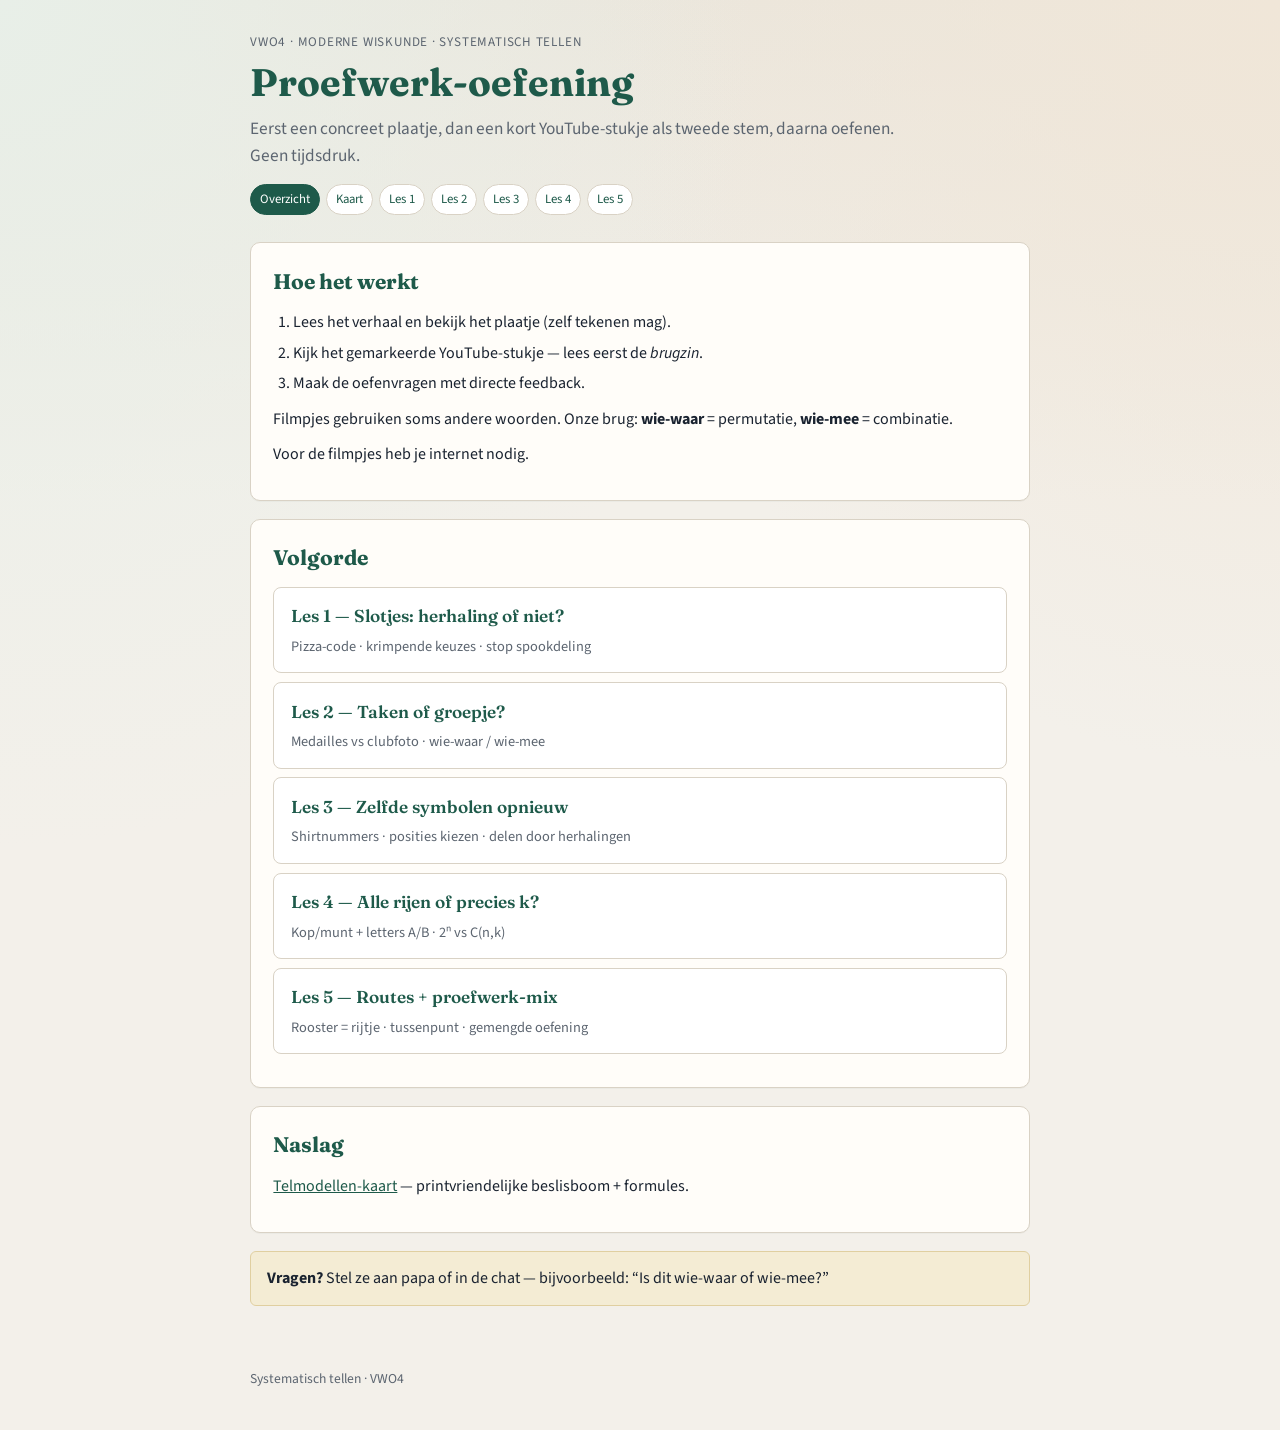
<file: index.html>
<!DOCTYPE html>
<html lang="nl">
<head>
  <meta charset="UTF-8" />
  <meta name="viewport" content="width=device-width, initial-scale=1" />
  <title>Systematisch tellen — lessen</title>
  <link rel="preconnect" href="https://fonts.googleapis.com" />
  <link rel="preconnect" href="https://fonts.gstatic.com" crossorigin />
  <link href="https://fonts.googleapis.com/css2?family=Fraunces:opsz,wght@9..144,600;9..144,700&family=Source+Sans+3:wght@400;600&display=swap" rel="stylesheet" />
  <link rel="stylesheet" href="assets/lesson.css" />
</head>
<body>
  <header>
    <div class="meta">VWO4 · Moderne Wiskunde · Systematisch tellen</div>
    <h1>Proefwerk-oefening</h1>
    <p class="lede">
      Eerst een concreet plaatje, dan een kort YouTube-stukje als tweede stem, daarna oefenen.
      Geen tijdsdruk.
    </p>
    <div class="nav-lessons">
      <a href="index.html" class="here">Overzicht</a>
      <a href="reference/telmodellen.html">Kaart</a>
      <a href="lessons/01-slotjes-herhaling.html">Les 1</a>
      <a href="lessons/02-taken-of-groepje.html">Les 2</a>
      <a href="lessons/03-herhaalde-symbolen.html">Les 3</a>
      <a href="lessons/04-alle-of-precies.html">Les 4</a>
      <a href="lessons/05-routes-en-mix.html">Les 5</a>
    </div>
  </header>
  <main>
    <section>
      <h2>Hoe het werkt</h2>
      <ol>
        <li>Lees het verhaal en bekijk het plaatje (zelf tekenen mag).</li>
        <li>Kijk het gemarkeerde YouTube-stukje — lees eerst de <em>brugzin</em>.</li>
        <li>Maak de oefenvragen met directe feedback.</li>
      </ol>
      <p>
        Filmpjes gebruiken soms andere woorden.
        Onze brug: <strong>wie-waar</strong> = permutatie, <strong>wie-mee</strong> = combinatie.
      </p>
      <p>Voor de filmpjes heb je internet nodig.</p>
    </section>
    <section>
      <h2>Volgorde</h2>
      <ul class="lesson-list">
        <li>
          <a href="lessons/01-slotjes-herhaling.html">Les 1 — Slotjes: herhaling of niet?</a>
          <span class="blurb">Pizza-code · krimpende keuzes · stop spookdeling</span>
        </li>
        <li>
          <a href="lessons/02-taken-of-groepje.html">Les 2 — Taken of groepje?</a>
          <span class="blurb">Medailles vs clubfoto · wie-waar / wie-mee</span>
        </li>
        <li>
          <a href="lessons/03-herhaalde-symbolen.html">Les 3 — Zelfde symbolen opnieuw</a>
          <span class="blurb">Shirtnummers · posities kiezen · delen door herhalingen</span>
        </li>
        <li>
          <a href="lessons/04-alle-of-precies.html">Les 4 — Alle rijen of precies k?</a>
          <span class="blurb">Kop/munt + letters A/B · 2ⁿ vs C(n,k)</span>
        </li>
        <li>
          <a href="lessons/05-routes-en-mix.html">Les 5 — Routes + proefwerk-mix</a>
          <span class="blurb">Rooster = rijtje · tussenpunt · gemengde oefening</span>
        </li>
      </ul>
    </section>
    <section>
      <h2>Naslag</h2>
      <p><a href="reference/telmodellen.html">Telmodellen-kaart</a> — printvriendelijke beslisboom + formules.</p>
    </section>
    <div class="agent-note">
      <strong>Vragen?</strong> Stel ze aan papa of in de chat — bijvoorbeeld: “Is dit wie-waar of wie-mee?”
    </div>
  </main>
  <footer>Systematisch tellen · VWO4</footer>
</body>
</html>
</file>
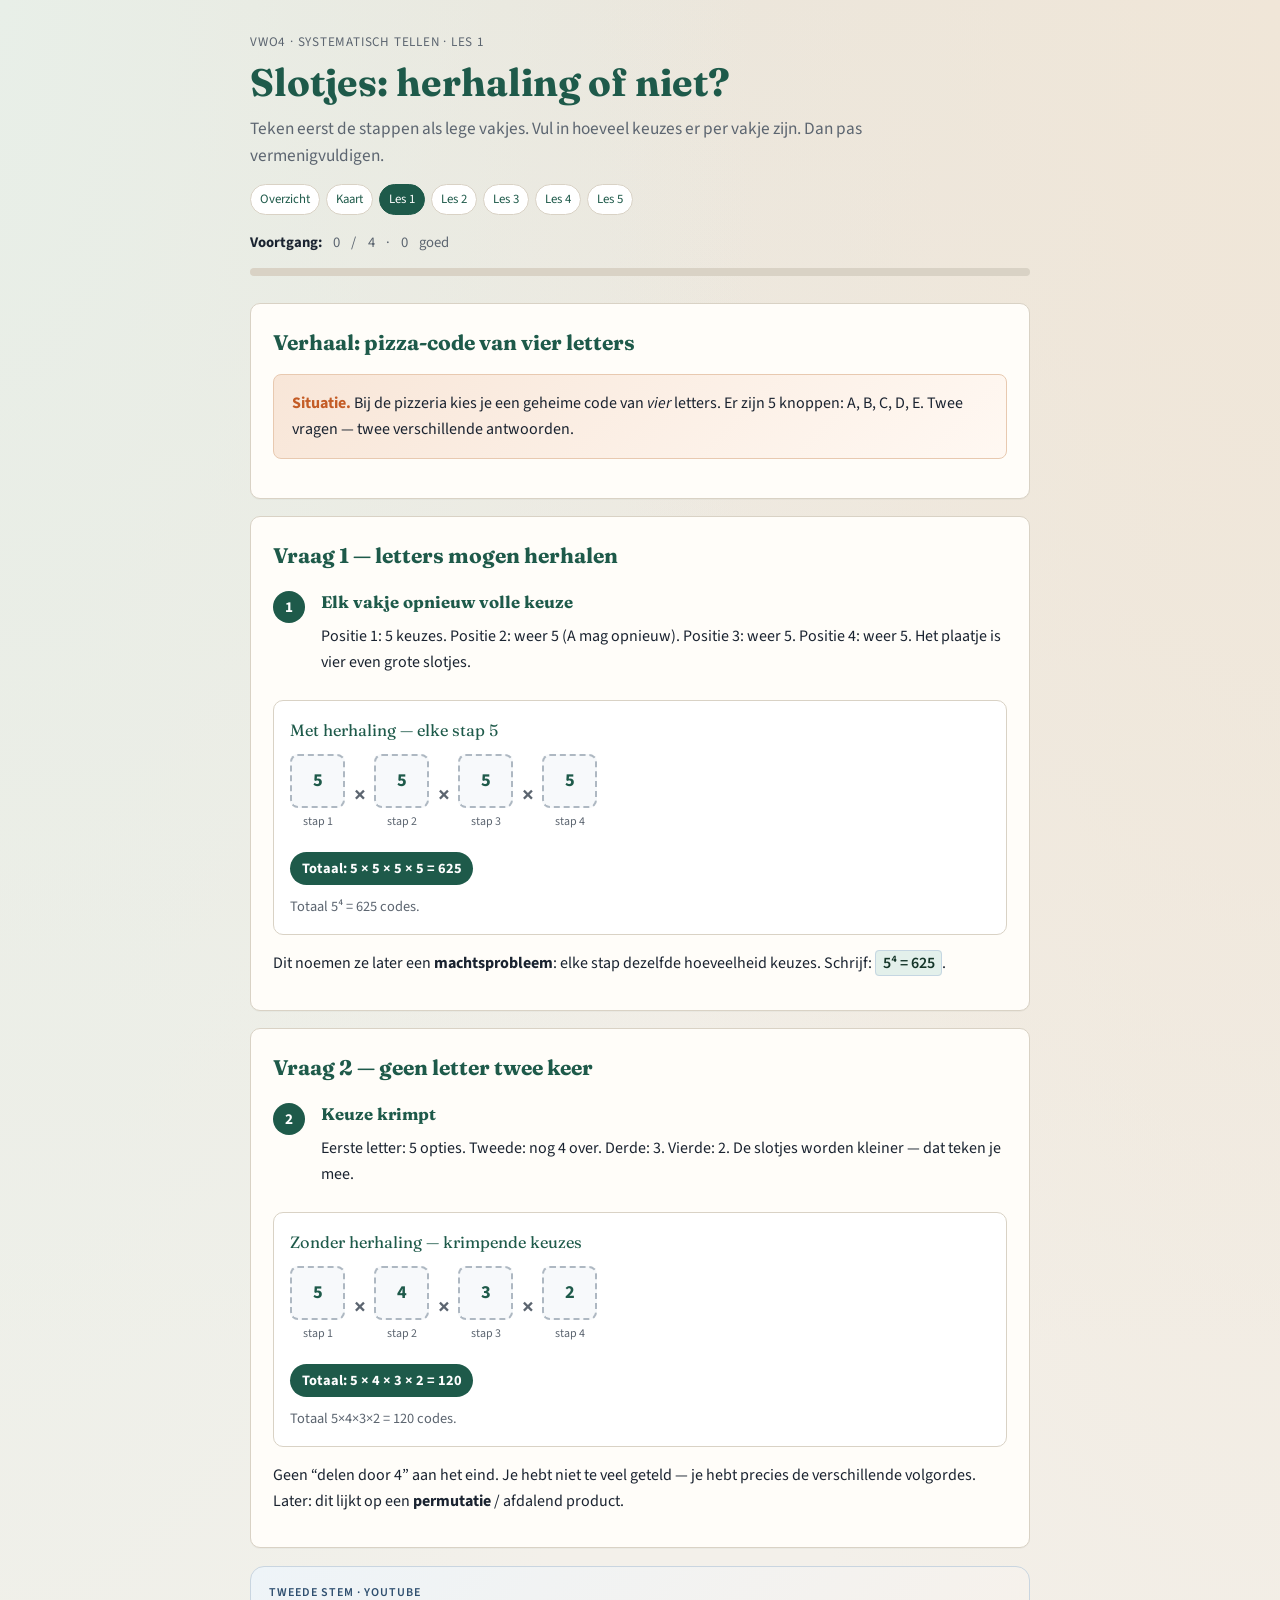
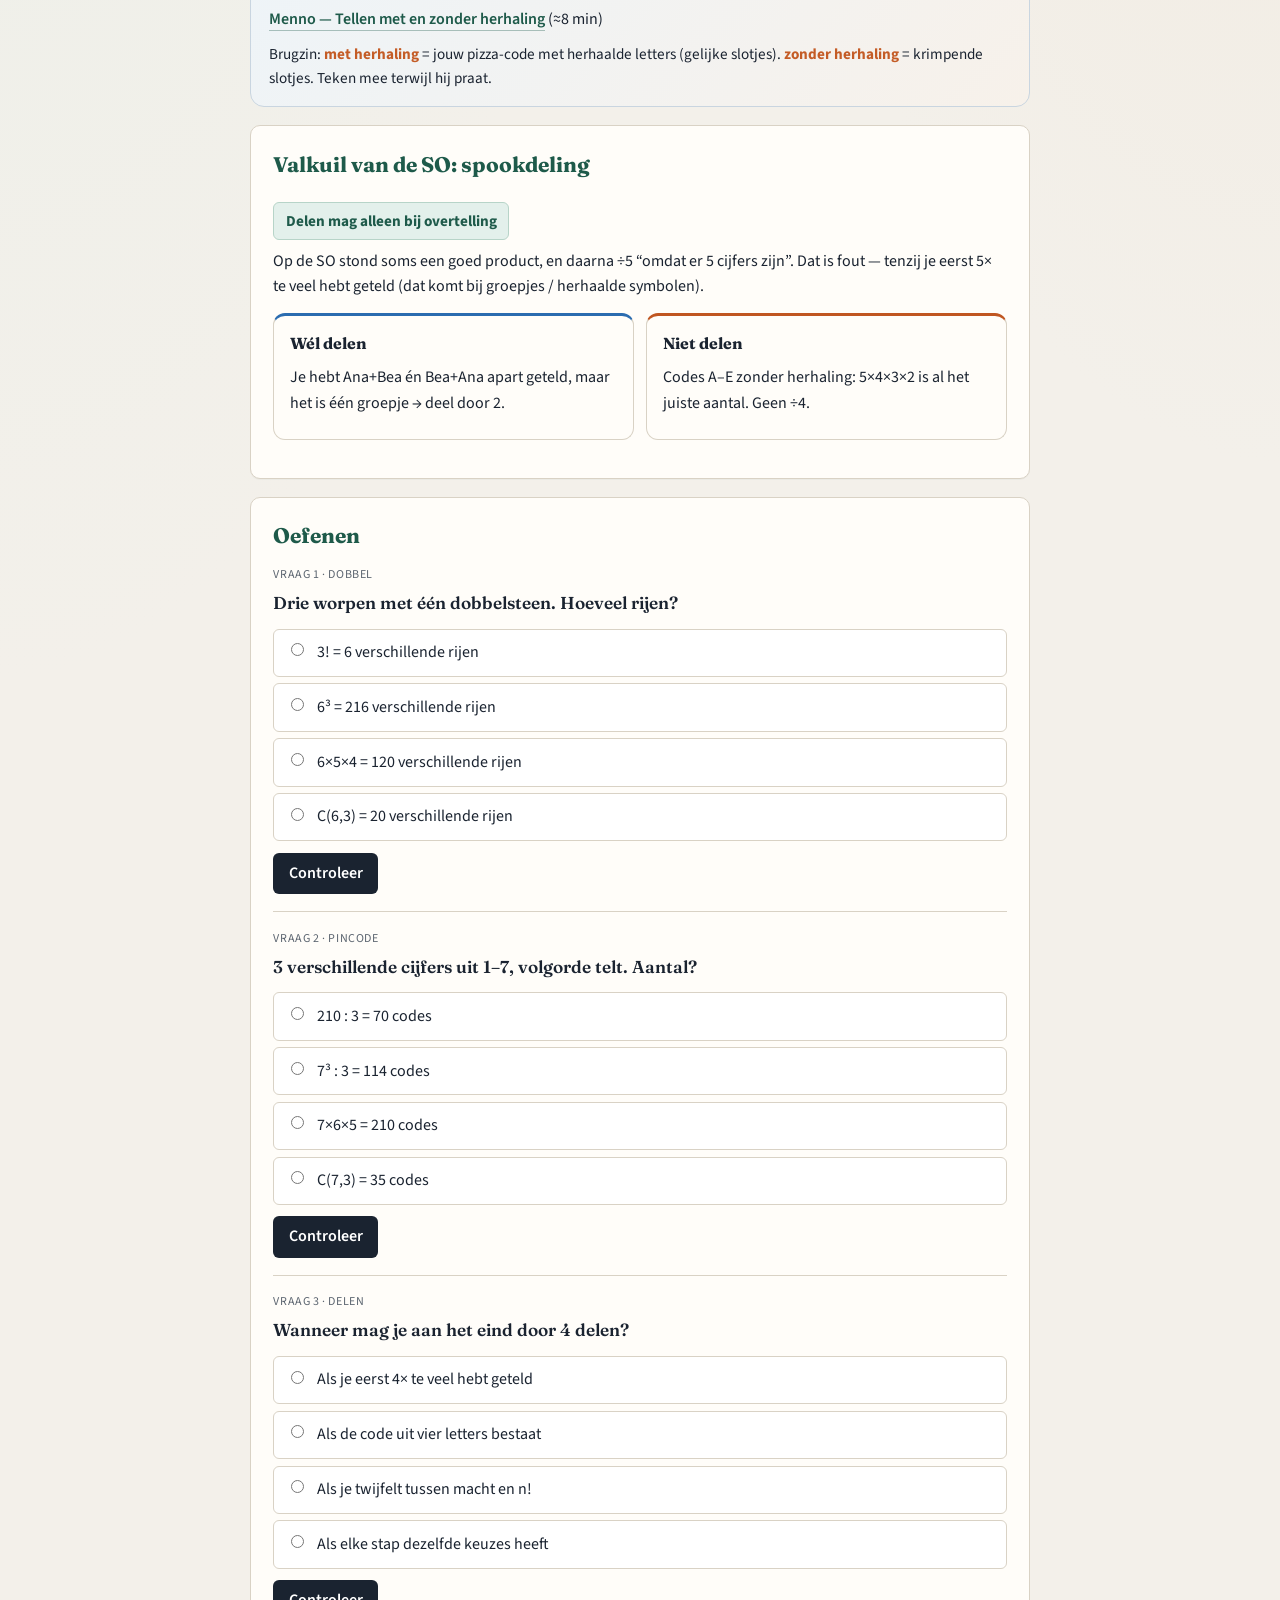
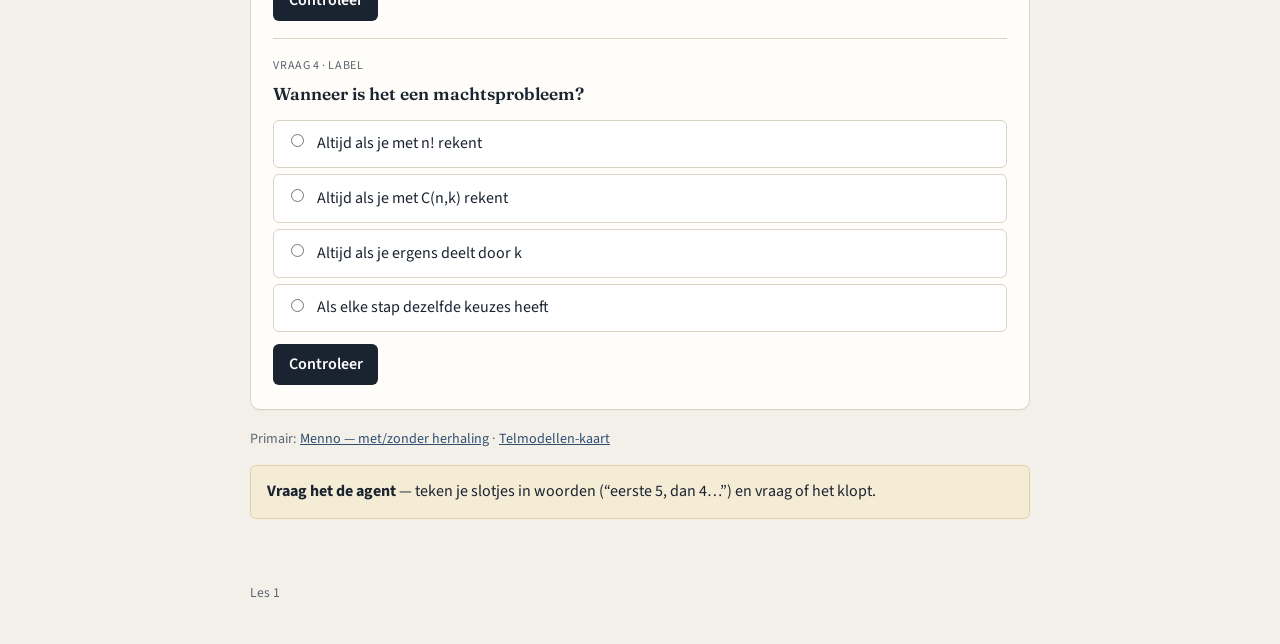
<file: lessons/01-slotjes-herhaling.html>
<!DOCTYPE html>
<html lang="nl">
<head>
  <meta charset="UTF-8" />
  <meta name="viewport" content="width=device-width, initial-scale=1" />
  <title>Les 1 — Slotjes: herhaling of niet?</title>
  <link rel="preconnect" href="https://fonts.googleapis.com" />
  <link rel="preconnect" href="https://fonts.gstatic.com" crossorigin />
  <link href="https://fonts.googleapis.com/css2?family=Fraunces:opsz,wght@9..144,600;9..144,700&family=Source+Sans+3:wght@400;600&display=swap" rel="stylesheet" />
  <link rel="stylesheet" href="../assets/lesson.css" />
</head>
<body>
  <header>
    <div class="meta">VWO4 · Systematisch tellen · Les 1</div>
    <h1>Slotjes: herhaling of niet?</h1>
    <p class="lede">Teken eerst de stappen als lege vakjes. Vul in hoeveel keuzes er per vakje zijn. Dan pas vermenigvuldigen.</p>
    <div class="nav-lessons">
      <a href="../index.html">Overzicht</a>
      <a href="../reference/telmodellen.html">Kaart</a>
      <a href="01-slotjes-herhaling.html" class="here">Les 1</a>
      <a href="02-taken-of-groepje.html">Les 2</a>
      <a href="03-herhaalde-symbolen.html">Les 3</a>
      <a href="04-alle-of-precies.html">Les 4</a>
      <a href="05-routes-en-mix.html">Les 5</a>
    </div>
    <div class="hud">
      <strong>Voortgang:</strong>
      <span id="answered">0</span>/<span id="total">0</span> ·
      <span id="score">0</span> goed
    </div>
    <div class="progress-wrap"><div class="progress-bar" id="bar"></div></div>
  </header>

  <main>
    <section>
      <h2>Verhaal: pizza-code van vier letters</h2>
      <div class="story">
        <strong>Situatie.</strong> Bij de pizzeria kies je een geheime code van <em>vier</em> letters.
        Er zijn 5 knoppen: A, B, C, D, E. Twee vragen — twee verschillende antwoorden.
      </div>
    </section>

    <section>
      <h2>Vraag 1 — letters mogen herhalen</h2>
      <div class="step">
        <div class="step-num">1</div>
        <div class="step-body">
          <h3>Elk vakje opnieuw volle keuze</h3>
          <p>
            Positie 1: 5 keuzes. Positie 2: weer 5 (A mag opnieuw). Positie 3: weer 5. Positie 4: weer 5.
            Het plaatje is vier even grote slotjes.
          </p>
        </div>
      </div>
      <div class="viz" data-viz="slots" data-choices="5,5,5,5" data-title="Met herhaling — elke stap 5" data-caption="Totaal 5⁴ = 625 codes."></div>
      <p>
        Dit noemen ze later een <strong>machtsprobleem</strong>: elke stap dezelfde hoeveelheid keuzes.
        Schrijf: <span class="formula">5⁴ = 625</span>.
      </p>
    </section>

    <section>
      <h2>Vraag 2 — geen letter twee keer</h2>
      <div class="step">
        <div class="step-num">2</div>
        <div class="step-body">
          <h3>Keuze krimpt</h3>
          <p>
            Eerste letter: 5 opties. Tweede: nog 4 over. Derde: 3. Vierde: 2.
            De slotjes worden kleiner — dat teken je mee.
          </p>
        </div>
      </div>
      <div class="viz" data-viz="slots" data-choices="5,4,3,2" data-title="Zonder herhaling — krimpende keuzes" data-caption="Totaal 5×4×3×2 = 120 codes."></div>
      <p>
        Geen “delen door 4” aan het eind. Je hebt niet te veel geteld — je hebt precies de verschillende volgordes.
        Later: dit lijkt op een <strong>permutatie</strong> / afdalend product.
      </p>
    </section>

    <div class="watch">
      <div class="watch-label">Tweede stem · YouTube</div>
      <a href="https://www.youtube.com/watch?v=iYsKW_6PSQM" target="_blank" rel="noopener">Menno — Tellen met en zonder herhaling</a>
      <span> (≈8 min)</span>
      <p class="bridge">
        Brugzin: <strong>met herhaling</strong> = jouw pizza-code met herhaalde letters (gelijke slotjes).
        <strong>zonder herhaling</strong> = krimpende slotjes. Teken mee terwijl hij praat.
      </p>
    </div>

    <section>
      <h2>Valkuil van de SO: spookdeling</h2>
      <div class="callout-name">Delen mag alleen bij overtelling</div>
      <p>
        Op de SO stond soms een goed product, en daarna ÷5 “omdat er 5 cijfers zijn”.
        Dat is fout — tenzij je eerst 5× te veel hebt geteld (dat komt bij groepjes / herhaalde symbolen).
      </p>
      <div class="compare-row">
        <div class="compare-pane waar">
          <h3>Wél delen</h3>
          <p>Je hebt Ana+Bea én Bea+Ana apart geteld, maar het is één groepje → deel door 2.</p>
        </div>
        <div class="compare-pane mee">
          <h3>Niet delen</h3>
          <p>Codes A–E zonder herhaling: 5×4×3×2 is al het juiste aantal. Geen ÷4.</p>
        </div>
      </div>
    </section>

    <section>
      <h2>Oefenen</h2>

      <div class="q" data-type="mc" data-id="q1" data-answer="b"
           data-explain="Elke worp opnieuw 6 → 6×6×6 = 6³. Gelijk slotjes-plaatje.">
        <div class="q-num">Vraag 1 · dobbel</div>
        <p class="prompt">Drie worpen met één dobbelsteen. Hoeveel rijen?</p>
        <div class="options">
          <label class="opt"><input type="radio" name="q1" value="a" /><span>3! = 6 verschillende rijen</span></label>
          <label class="opt"><input type="radio" name="q1" value="b" /><span>6³ = 216 verschillende rijen</span></label>
          <label class="opt"><input type="radio" name="q1" value="c" /><span>6×5×4 = 120 verschillende rijen</span></label>
          <label class="opt"><input type="radio" name="q1" value="d" /><span>C(6,3) = 20 verschillende rijen</span></label>
        </div>
        <div class="actions"><button type="button" data-check-mc>Controleer</button></div>
        <div class="feedback"></div>
      </div>

      <div class="q" data-type="mc" data-id="q2" data-answer="c"
           data-explain="Zonder herhaling: 7×6×5. Niet delen — geen overtelling.">
        <div class="q-num">Vraag 2 · pincode</div>
        <p class="prompt">3 verschillende cijfers uit 1–7, volgorde telt. Aantal?</p>
        <div class="options">
          <label class="opt"><input type="radio" name="q2" value="a" /><span>210 : 3 = 70 codes</span></label>
          <label class="opt"><input type="radio" name="q2" value="b" /><span>7³ : 3 = 114 codes</span></label>
          <label class="opt"><input type="radio" name="q2" value="c" /><span>7×6×5 = 210 codes</span></label>
          <label class="opt"><input type="radio" name="q2" value="d" /><span>C(7,3) = 35 codes</span></label>
        </div>
        <div class="actions"><button type="button" data-check-mc>Controleer</button></div>
        <div class="feedback"></div>
      </div>

      <div class="q" data-type="mc" data-id="q3" data-answer="a"
           data-explain="Delen alleen bij echte overtelling — niet omdat ‘er 4 letters zijn’.">
        <div class="q-num">Vraag 3 · delen</div>
        <p class="prompt">Wanneer mag je aan het eind door 4 delen?</p>
        <div class="options">
          <label class="opt"><input type="radio" name="q3" value="a" /><span>Als je eerst 4× te veel hebt geteld</span></label>
          <label class="opt"><input type="radio" name="q3" value="b" /><span>Als de code uit vier letters bestaat</span></label>
          <label class="opt"><input type="radio" name="q3" value="c" /><span>Als je twijfelt tussen macht en n!</span></label>
          <label class="opt"><input type="radio" name="q3" value="d" /><span>Als elke stap dezelfde keuzes heeft</span></label>
        </div>
        <div class="actions"><button type="button" data-check-mc>Controleer</button></div>
        <div class="feedback"></div>
      </div>

      <div class="q" data-type="mc" data-id="q4" data-answer="d"
           data-explain="Machtsprobleem = elke stap dezelfde keuzes (herhaling mag).">
        <div class="q-num">Vraag 4 · label</div>
        <p class="prompt">Wanneer is het een machtsprobleem?</p>
        <div class="options">
          <label class="opt"><input type="radio" name="q4" value="a" /><span>Altijd als je met n! rekent</span></label>
          <label class="opt"><input type="radio" name="q4" value="b" /><span>Altijd als je met C(n,k) rekent</span></label>
          <label class="opt"><input type="radio" name="q4" value="c" /><span>Altijd als je ergens deelt door k</span></label>
          <label class="opt"><input type="radio" name="q4" value="d" /><span>Als elke stap dezelfde keuzes heeft</span></label>
        </div>
        <div class="actions"><button type="button" data-check-mc>Controleer</button></div>
        <div class="feedback"></div>
      </div>

      <div class="final"
           data-v100="Mooi. Slotjes + herhaling zitten vast."
           data-v70="Sterk. Lees de spookdeling nog één keer hardop."
           data-v40="Teken bij elke som eerst de slotjes, dan pas rekenen."
           data-v0="Scroll terug naar pizza-vraag 1 en 2, dan quiz opnieuw.">
        <strong>Klaar.</strong>
        <p data-final-msg></p>
        <p>Volgende: <a href="02-taken-of-groepje.html">Les 2 — Taken of groepje?</a></p>
      </div>
    </section>

    <p class="cite">
      Primair: <a href="https://www.youtube.com/watch?v=iYsKW_6PSQM" target="_blank" rel="noopener">Menno — met/zonder herhaling</a>
      · <a href="../reference/telmodellen.html">Telmodellen-kaart</a>
    </p>
    <div class="agent-note">
      <strong>Vraag het de agent</strong> — teken je slotjes in woorden (“eerste 5, dan 4…”) en vraag of het klopt.
    </div>
  </main>
  <footer>Les 1</footer>
  <script src="../assets/viz.js"></script>
  <script src="../assets/quiz.js"></script>
</body>
</html>
</file>
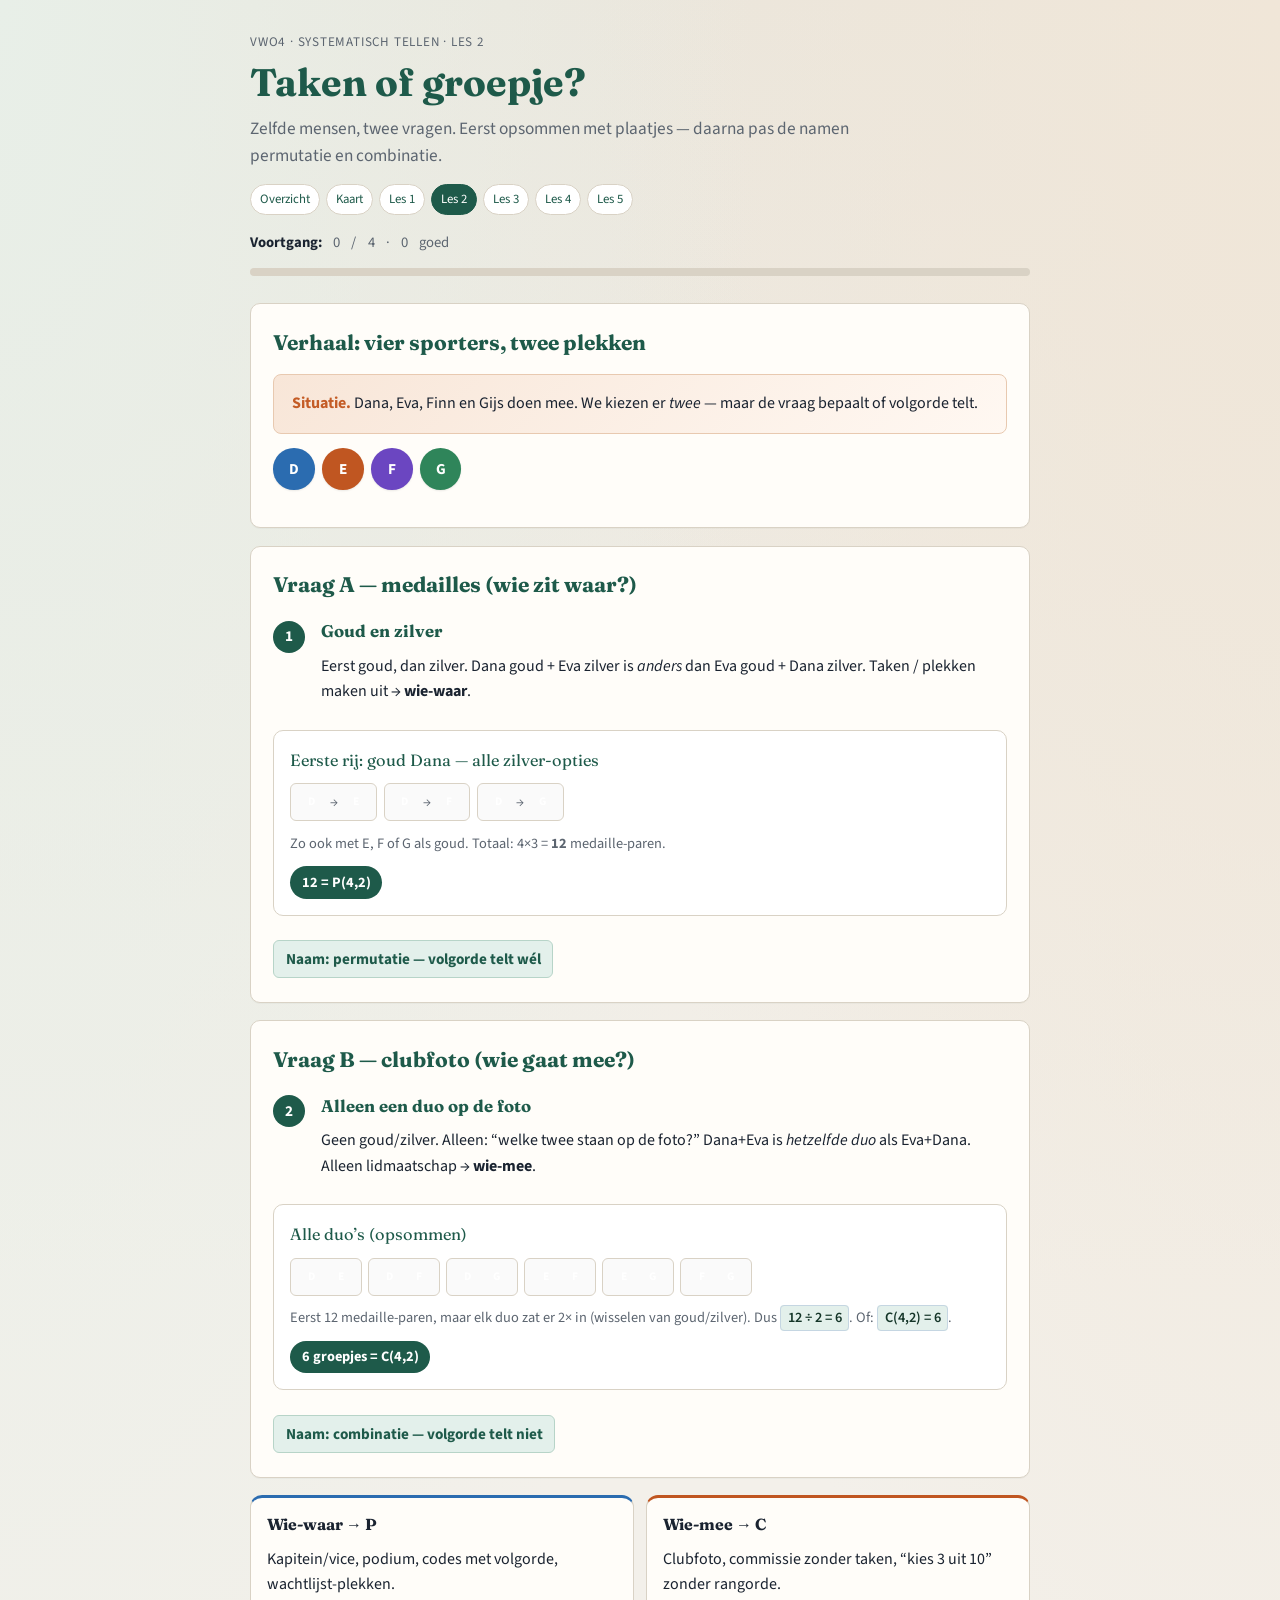
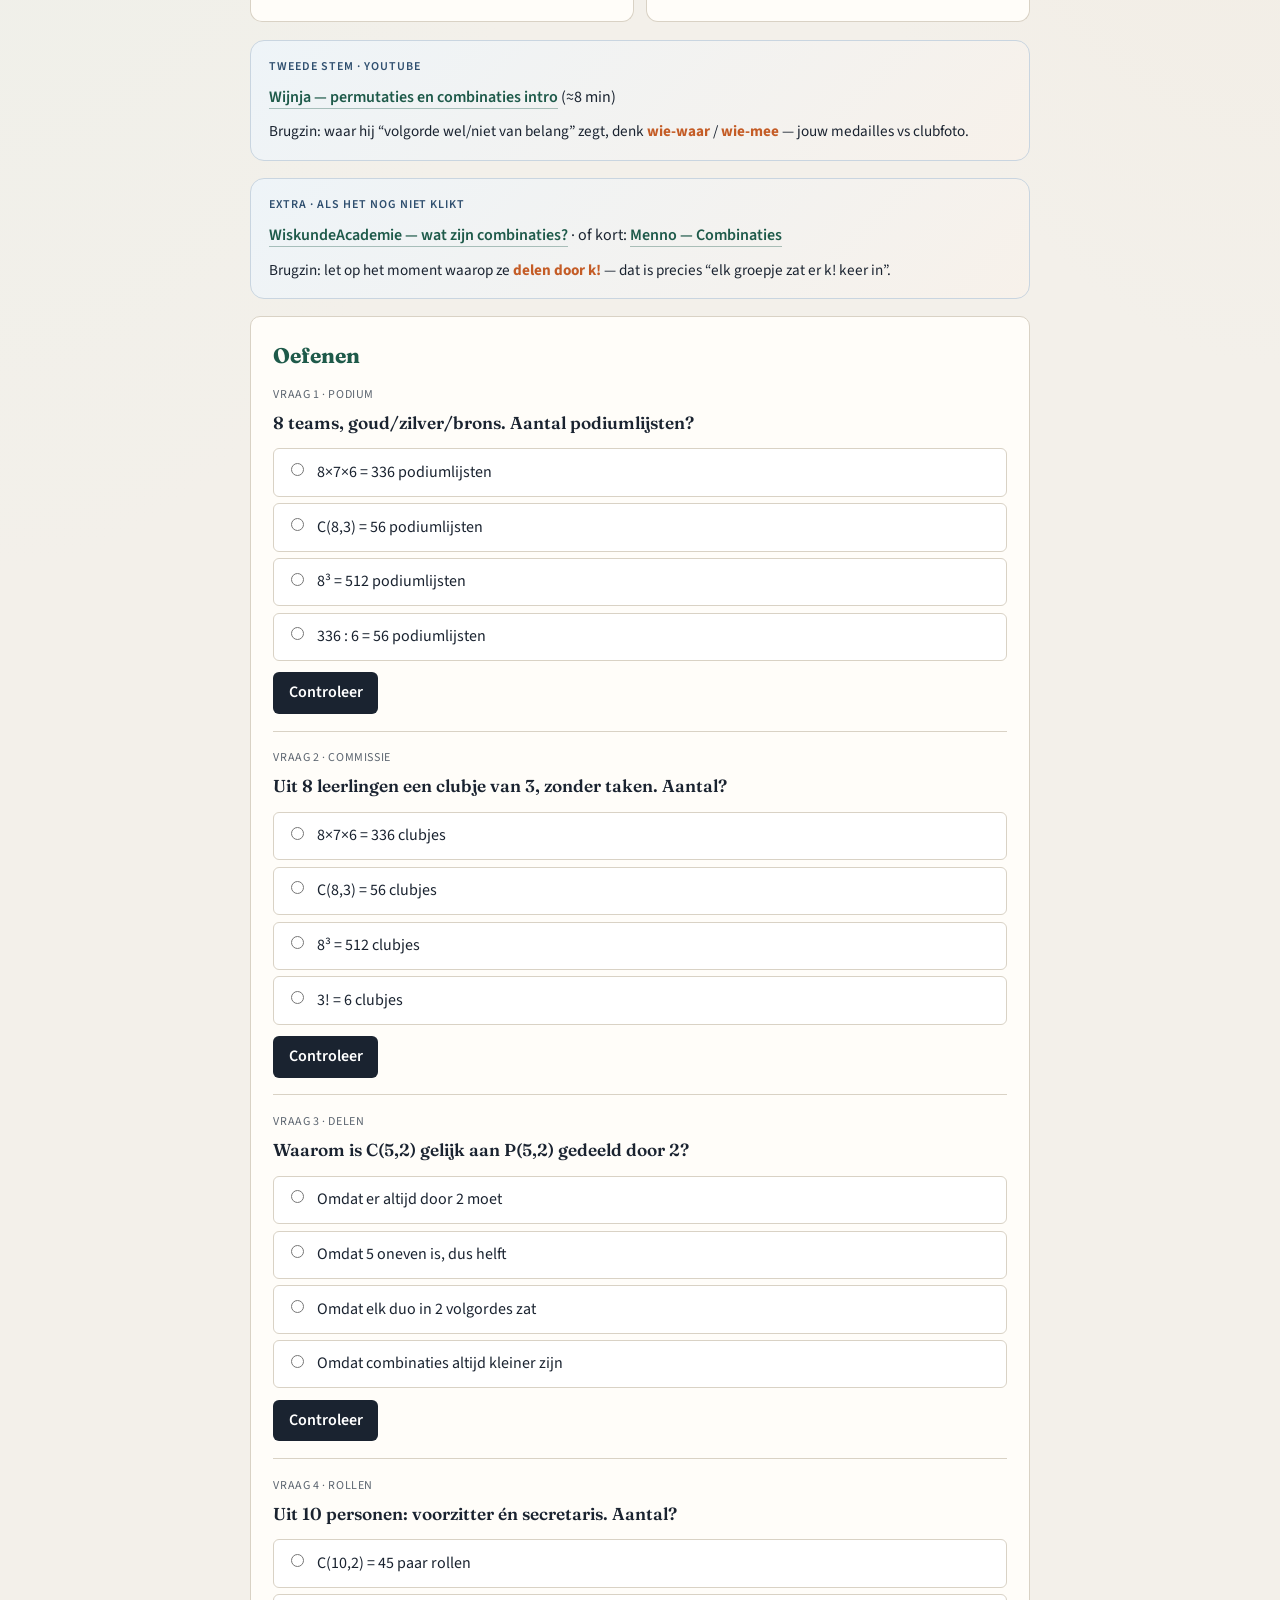
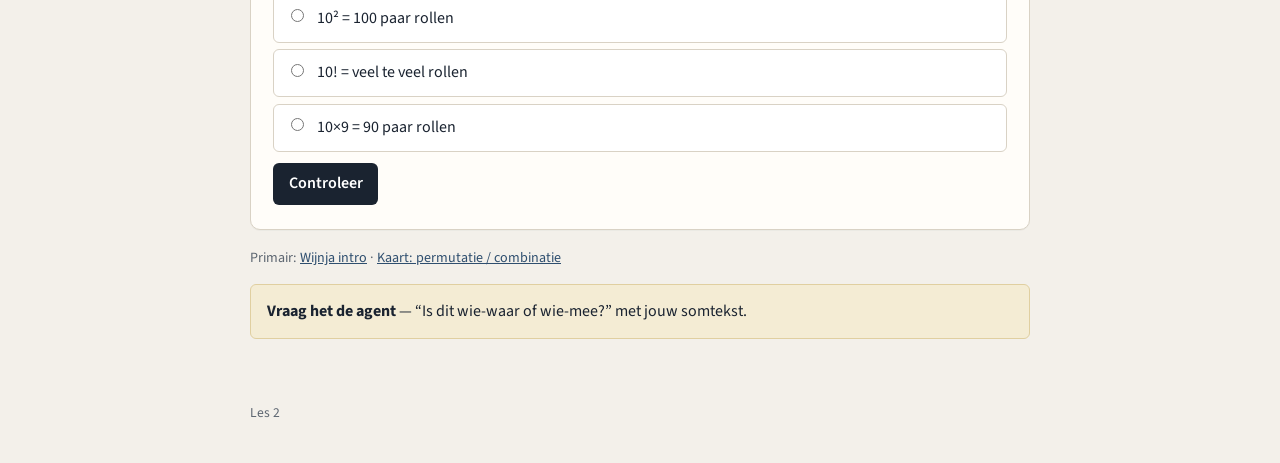
<file: lessons/02-taken-of-groepje.html>
<!DOCTYPE html>
<html lang="nl">
<head>
  <meta charset="UTF-8" />
  <meta name="viewport" content="width=device-width, initial-scale=1" />
  <title>Les 2 — Taken of groepje?</title>
  <link rel="preconnect" href="https://fonts.googleapis.com" />
  <link rel="preconnect" href="https://fonts.gstatic.com" crossorigin />
  <link href="https://fonts.googleapis.com/css2?family=Fraunces:opsz,wght@9..144,600;9..144,700&family=Source+Sans+3:wght@400;600&display=swap" rel="stylesheet" />
  <link rel="stylesheet" href="../assets/lesson.css" />
</head>
<body>
  <header>
    <div class="meta">VWO4 · Systematisch tellen · Les 2</div>
    <h1>Taken of groepje?</h1>
    <p class="lede">Zelfde mensen, twee vragen. Eerst opsommen met plaatjes — daarna pas de namen permutatie en combinatie.</p>
    <div class="nav-lessons">
      <a href="../index.html">Overzicht</a>
      <a href="../reference/telmodellen.html">Kaart</a>
      <a href="01-slotjes-herhaling.html">Les 1</a>
      <a href="02-taken-of-groepje.html" class="here">Les 2</a>
      <a href="03-herhaalde-symbolen.html">Les 3</a>
      <a href="04-alle-of-precies.html">Les 4</a>
      <a href="05-routes-en-mix.html">Les 5</a>
    </div>
    <div class="hud">
      <strong>Voortgang:</strong>
      <span id="answered">0</span>/<span id="total">0</span> ·
      <span id="score">0</span> goed
    </div>
    <div class="progress-wrap"><div class="progress-bar" id="bar"></div></div>
  </header>

  <main>
    <section>
      <h2>Verhaal: vier sporters, twee plekken</h2>
      <div class="story">
        <strong>Situatie.</strong> Dana, Eva, Finn en Gijs doen mee.
        We kiezen er <em>twee</em> — maar de vraag bepaalt of volgorde telt.
      </div>
      <div class="people" aria-label="Vier sporters">
        <span class="person c0">D</span>
        <span class="person c1">E</span>
        <span class="person c2">F</span>
        <span class="person c3">G</span>
      </div>
    </section>

    <section>
      <h2>Vraag A — medailles (wie zit waar?)</h2>
      <div class="step">
        <div class="step-num">1</div>
        <div class="step-body">
          <h3>Goud en zilver</h3>
          <p>
            Eerst goud, dan zilver. Dana goud + Eva zilver is <em>anders</em> dan Eva goud + Dana zilver.
            Taken / plekken maken uit → <strong>wie-waar</strong>.
          </p>
        </div>
      </div>
      <div class="viz" aria-label="Medaille-paren">
        <div class="viz-title">Eerste rij: goud Dana — alle zilver-opties</div>
        <div class="outcome-list">
          <div class="outcome"><span class="mini c0">D</span><span class="arrow">→</span><span class="mini c1">E</span></div>
          <div class="outcome"><span class="mini c0">D</span><span class="arrow">→</span><span class="mini c2">F</span></div>
          <div class="outcome"><span class="mini c0">D</span><span class="arrow">→</span><span class="mini c3">G</span></div>
        </div>
        <p class="viz-caption">Zo ook met E, F of G als goud. Totaal: 4×3 = <strong>12</strong> medaille-paren.</p>
        <div class="count-pill">12 = P(4,2)</div>
      </div>
      <div class="callout-name">Naam: permutatie — volgorde telt wél</div>
    </section>

    <section>
      <h2>Vraag B — clubfoto (wie gaat mee?)</h2>
      <div class="step">
        <div class="step-num">2</div>
        <div class="step-body">
          <h3>Alleen een duo op de foto</h3>
          <p>
            Geen goud/zilver. Alleen: “welke twee staan op de foto?”
            Dana+Eva is <em>hetzelfde duo</em> als Eva+Dana.
            Alleen lidmaatschap → <strong>wie-mee</strong>.
          </p>
        </div>
      </div>
      <div class="viz" aria-label="Duo’s">
        <div class="viz-title">Alle duo’s (opsommen)</div>
        <div class="outcome-list">
          <div class="outcome"><span class="mini c0">D</span><span class="mini c1">E</span></div>
          <div class="outcome"><span class="mini c0">D</span><span class="mini c2">F</span></div>
          <div class="outcome"><span class="mini c0">D</span><span class="mini c3">G</span></div>
          <div class="outcome"><span class="mini c1">E</span><span class="mini c2">F</span></div>
          <div class="outcome"><span class="mini c1">E</span><span class="mini c3">G</span></div>
          <div class="outcome"><span class="mini c2">F</span><span class="mini c3">G</span></div>
        </div>
        <p class="viz-caption">
          Eerst 12 medaille-paren, maar elk duo zat er 2× in (wisselen van goud/zilver).
          Dus <span class="formula">12 ÷ 2 = 6</span>. Of: <span class="formula">C(4,2) = 6</span>.
        </p>
        <div class="count-pill">6 groepjes = C(4,2)</div>
      </div>
      <div class="callout-name">Naam: combinatie — volgorde telt niet</div>
    </section>

    <div class="compare-row">
      <div class="compare-pane waar">
        <h3>Wie-waar → P</h3>
        <p>Kapitein/vice, podium, codes met volgorde, wachtlijst-plekken.</p>
      </div>
      <div class="compare-pane mee">
        <h3>Wie-mee → C</h3>
        <p>Clubfoto, commissie zonder taken, “kies 3 uit 10” zonder rangorde.</p>
      </div>
    </div>

    <div class="watch">
      <div class="watch-label">Tweede stem · YouTube</div>
      <p>
        <a href="https://www.youtube.com/watch?v=Vf4EJctCcXs" target="_blank" rel="noopener">Wijnja — permutaties en combinaties intro</a>
        (≈8 min)
      </p>
      <p class="bridge">
        Brugzin: waar hij “volgorde wel/niet van belang” zegt, denk
        <strong>wie-waar</strong> / <strong>wie-mee</strong> — jouw medailles vs clubfoto.
      </p>
    </div>

    <div class="watch">
      <div class="watch-label">Extra · als het nog niet klikt</div>
      <p>
        <a href="https://www.youtube.com/watch?v=PbZHAbZsjyU" target="_blank" rel="noopener">WiskundeAcademie — wat zijn combinaties?</a>
        · of kort:
        <a href="https://www.youtube.com/watch?v=X-arsIttg5w" target="_blank" rel="noopener">Menno — Combinaties</a>
      </p>
      <p class="bridge">
        Brugzin: let op het moment waarop ze <strong>delen door k!</strong> —
        dat is precies “elk groepje zat er k! keer in”.
      </p>
    </div>

    <section>
      <h2>Oefenen</h2>

      <div class="q" data-type="mc" data-id="q1" data-answer="a"
           data-explain="Podium = taken (1e/2e/3e) → wie-waar → 8×7×6.">
        <div class="q-num">Vraag 1 · podium</div>
        <p class="prompt">8 teams, goud/zilver/brons. Aantal podiumlijsten?</p>
        <div class="options">
          <label class="opt"><input type="radio" name="q1" value="a" /><span>8×7×6 = 336 podiumlijsten</span></label>
          <label class="opt"><input type="radio" name="q1" value="b" /><span>C(8,3) = 56 podiumlijsten</span></label>
          <label class="opt"><input type="radio" name="q1" value="c" /><span>8³ = 512 podiumlijsten</span></label>
          <label class="opt"><input type="radio" name="q1" value="d" /><span>336 : 6 = 56 podiumlijsten</span></label>
        </div>
        <div class="actions"><button type="button" data-check-mc>Controleer</button></div>
        <div class="feedback"></div>
      </div>

      <div class="q" data-type="mc" data-id="q2" data-answer="b"
           data-explain="Geen taken → wie-mee → C(8,3)=56. (336 zou podium zijn.)">
        <div class="q-num">Vraag 2 · commissie</div>
        <p class="prompt">Uit 8 leerlingen een clubje van 3, zonder taken. Aantal?</p>
        <div class="options">
          <label class="opt"><input type="radio" name="q2" value="a" /><span>8×7×6 = 336 clubjes</span></label>
          <label class="opt"><input type="radio" name="q2" value="b" /><span>C(8,3) = 56 clubjes</span></label>
          <label class="opt"><input type="radio" name="q2" value="c" /><span>8³ = 512 clubjes</span></label>
          <label class="opt"><input type="radio" name="q2" value="d" /><span>3! = 6 clubjes</span></label>
        </div>
        <div class="actions"><button type="button" data-check-mc>Controleer</button></div>
        <div class="feedback"></div>
      </div>

      <div class="q" data-type="mc" data-id="q3" data-answer="c"
           data-explain="Eerst P(5,2)=20, elk duo 2× → 20/2=10 = C(5,2).">
        <div class="q-num">Vraag 3 · delen</div>
        <p class="prompt">Waarom is C(5,2) gelijk aan P(5,2) gedeeld door 2?</p>
        <div class="options">
          <label class="opt"><input type="radio" name="q3" value="a" /><span>Omdat er altijd door 2 moet</span></label>
          <label class="opt"><input type="radio" name="q3" value="b" /><span>Omdat 5 oneven is, dus helft</span></label>
          <label class="opt"><input type="radio" name="q3" value="c" /><span>Omdat elk duo in 2 volgordes zat</span></label>
          <label class="opt"><input type="radio" name="q3" value="d" /><span>Omdat combinaties altijd kleiner zijn</span></label>
        </div>
        <div class="actions"><button type="button" data-check-mc>Controleer</button></div>
        <div class="feedback"></div>
      </div>

      <div class="q" data-type="mc" data-id="q4" data-answer="d"
           data-explain="Voorzitter + secretaris = twee taken → wie-waar → P(10,2)=90.">
        <div class="q-num">Vraag 4 · rollen</div>
        <p class="prompt">Uit 10 personen: voorzitter én secretaris. Aantal?</p>
        <div class="options">
          <label class="opt"><input type="radio" name="q4" value="a" /><span>C(10,2) = 45 paar rollen</span></label>
          <label class="opt"><input type="radio" name="q4" value="b" /><span>10² = 100 paar rollen</span></label>
          <label class="opt"><input type="radio" name="q4" value="c" /><span>10! = veel te veel rollen</span></label>
          <label class="opt"><input type="radio" name="q4" value="d" /><span>10×9 = 90 paar rollen</span></label>
        </div>
        <div class="actions"><button type="button" data-check-mc>Controleer</button></div>
        <div class="feedback"></div>
      </div>

      <div class="final"
           data-v100="Wie-waar / wie-mee zit vast. Dat was dé SO-fout."
           data-v70="Bijna. Zeg bij elke som hardop: taken of groepje?"
           data-v40="Herhaal medailles vs clubfoto, dan de clips."
           data-v0="Begin opnieuw bij vraag A en B — teken de 12 en de 6.">
        <strong>Klaar.</strong>
        <p data-final-msg></p>
        <p>Volgende: <a href="03-herhaalde-symbolen.html">Les 3 — Zelfde symbolen opnieuw</a></p>
      </div>
    </section>

    <p class="cite">
      Primair: <a href="https://www.youtube.com/watch?v=Vf4EJctCcXs" target="_blank" rel="noopener">Wijnja intro</a>
      · <a href="../reference/telmodellen.html#permutatie">Kaart: permutatie / combinatie</a>
    </p>
    <div class="agent-note">
      <strong>Vraag het de agent</strong> — “Is dit wie-waar of wie-mee?” met jouw somtekst.
    </div>
  </main>
  <footer>Les 2</footer>
  <script src="../assets/quiz.js"></script>
</body>
</html>
</file>
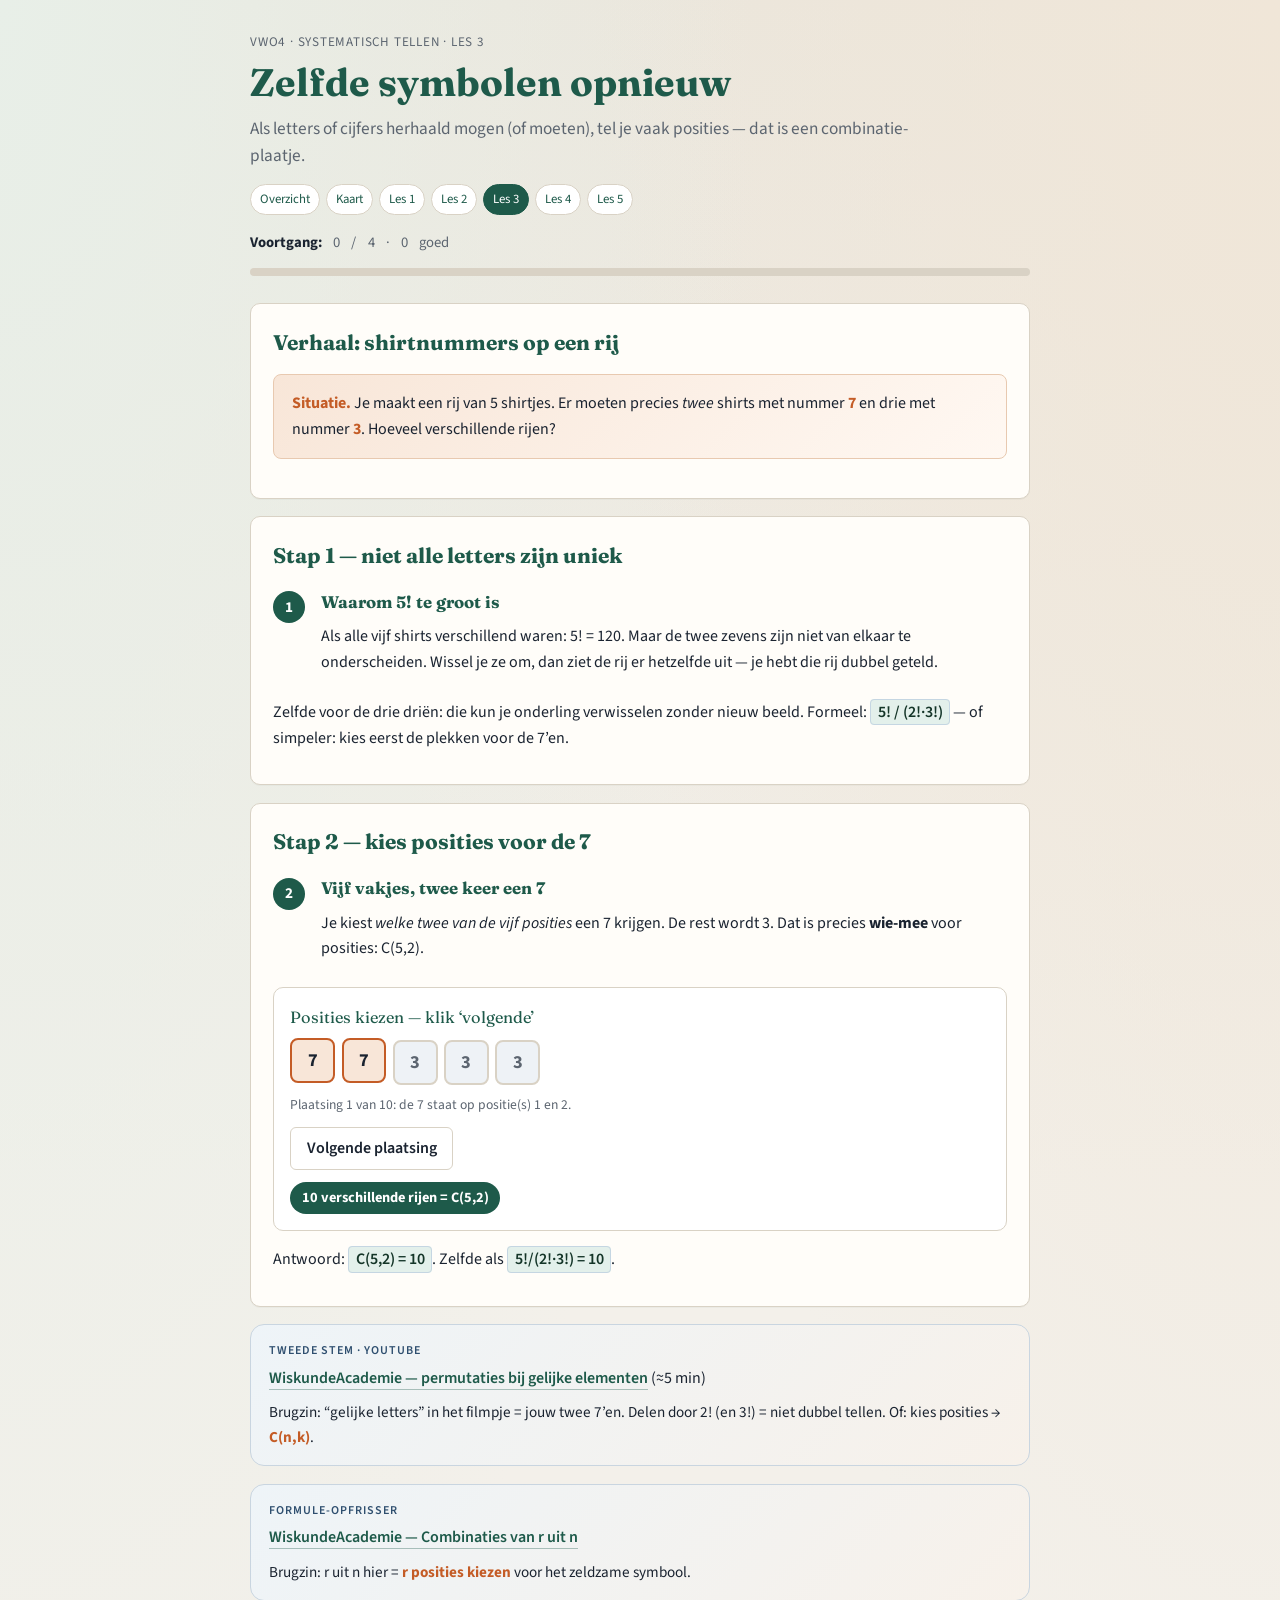
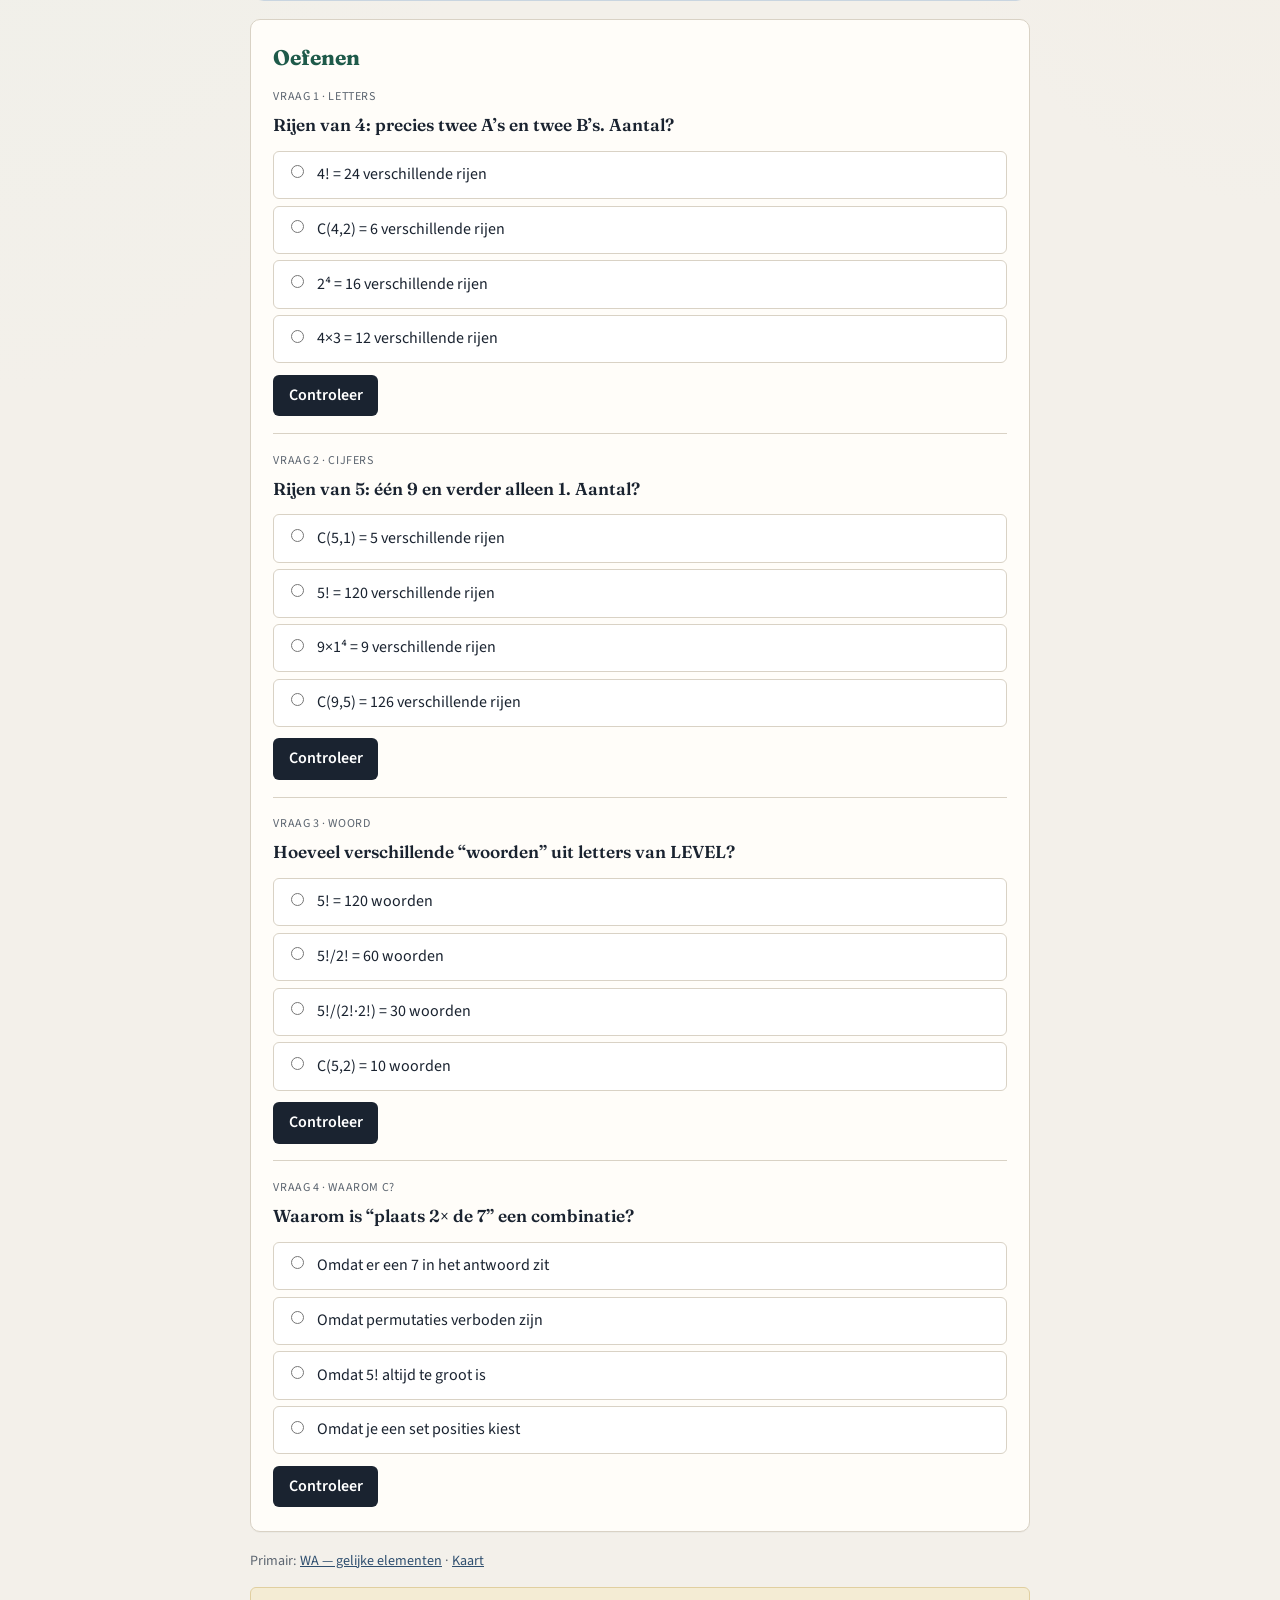
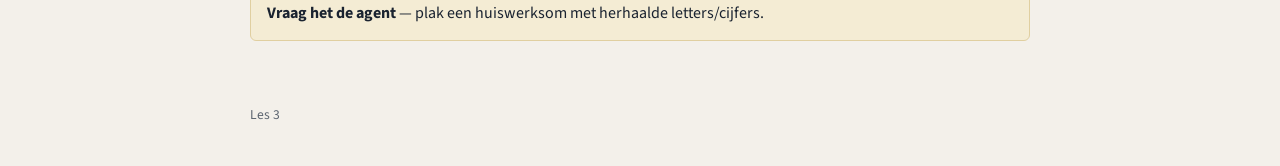
<file: lessons/03-herhaalde-symbolen.html>
<!DOCTYPE html>
<html lang="nl">
<head>
  <meta charset="UTF-8" />
  <meta name="viewport" content="width=device-width, initial-scale=1" />
  <title>Les 3 — Zelfde symbolen opnieuw</title>
  <link rel="preconnect" href="https://fonts.googleapis.com" />
  <link rel="preconnect" href="https://fonts.gstatic.com" crossorigin />
  <link href="https://fonts.googleapis.com/css2?family=Fraunces:opsz,wght@9..144,600;9..144,700&family=Source+Sans+3:wght@400;600&display=swap" rel="stylesheet" />
  <link rel="stylesheet" href="../assets/lesson.css" />
</head>
<body>
  <header>
    <div class="meta">VWO4 · Systematisch tellen · Les 3</div>
    <h1>Zelfde symbolen opnieuw</h1>
    <p class="lede">Als letters of cijfers herhaald mogen (of moeten), tel je vaak posities — dat is een combinatie-plaatje.</p>
    <div class="nav-lessons">
      <a href="../index.html">Overzicht</a>
      <a href="../reference/telmodellen.html">Kaart</a>
      <a href="01-slotjes-herhaling.html">Les 1</a>
      <a href="02-taken-of-groepje.html">Les 2</a>
      <a href="03-herhaalde-symbolen.html" class="here">Les 3</a>
      <a href="04-alle-of-precies.html">Les 4</a>
      <a href="05-routes-en-mix.html">Les 5</a>
    </div>
    <div class="hud">
      <strong>Voortgang:</strong>
      <span id="answered">0</span>/<span id="total">0</span> ·
      <span id="score">0</span> goed
    </div>
    <div class="progress-wrap"><div class="progress-bar" id="bar"></div></div>
  </header>

  <main>
    <section>
      <h2>Verhaal: shirtnummers op een rij</h2>
      <div class="story">
        <strong>Situatie.</strong> Je maakt een rij van 5 shirtjes.
        Er moeten precies <em>twee</em> shirts met nummer <strong>7</strong> en drie met nummer <strong>3</strong>.
        Hoeveel verschillende rijen?
      </div>
    </section>

    <section>
      <h2>Stap 1 — niet alle letters zijn uniek</h2>
      <div class="step">
        <div class="step-num">1</div>
        <div class="step-body">
          <h3>Waarom 5! te groot is</h3>
          <p>
            Als alle vijf shirts verschillend waren: 5! = 120.
            Maar de twee zevens zijn niet van elkaar te onderscheiden.
            Wissel je ze om, dan ziet de rij er hetzelfde uit — je hebt die rij dubbel geteld.
          </p>
        </div>
      </div>
      <p>
        Zelfde voor de drie driën: die kun je onderling verwisselen zonder nieuw beeld.
        Formeel: <span class="formula">5! / (2!·3!)</span> — of simpeler: kies eerst de plekken voor de 7’en.
      </p>
    </section>

    <section>
      <h2>Stap 2 — kies posities voor de 7</h2>
      <div class="step">
        <div class="step-num">2</div>
        <div class="step-body">
          <h3>Vijf vakjes, twee keer een 7</h3>
          <p>
            Je kiest <em>welke twee van de vijf posities</em> een 7 krijgen.
            De rest wordt 3. Dat is precies <strong>wie-mee</strong> voor posities: C(5,2).
          </p>
        </div>
      </div>
      <div class="viz" data-viz="positions" data-n="5" data-k="2" data-symbol-hi="7" data-symbol-lo="3"></div>
      <p>
        Antwoord: <span class="formula">C(5,2) = 10</span>.
        Zelfde als <span class="formula">5!/(2!·3!) = 10</span>.
      </p>
    </section>

    <div class="watch">
      <div class="watch-label">Tweede stem · YouTube</div>
      <a href="https://www.youtube.com/watch?v=_Wxur0Lm4Ak" target="_blank" rel="noopener">WiskundeAcademie — permutaties bij gelijke elementen</a>
      <span> (≈5 min)</span>
      <p class="bridge">
        Brugzin: “gelijke letters” in het filmpje = jouw twee 7’en.
        Delen door 2! (en 3!) = niet dubbel tellen. Of: kies posities → <strong>C(n,k)</strong>.
      </p>
    </div>

    <div class="watch">
      <div class="watch-label">Formule-opfrisser</div>
      <a href="https://www.youtube.com/watch?v=bqWSoqDRtnM" target="_blank" rel="noopener">WiskundeAcademie — Combinaties van r uit n</a>
      <p class="bridge">
        Brugzin: r uit n hier = <strong>r posities kiezen</strong> voor het zeldzame symbool.
      </p>
    </div>

    <section>
      <h2>Oefenen</h2>

      <div class="q" data-type="mc" data-id="q1" data-answer="b"
           data-explain="Kies 2 posities voor A uit 4 → C(4,2)=6. Rest wordt B.">
        <div class="q-num">Vraag 1 · letters</div>
        <p class="prompt">Rijen van 4: precies twee A’s en twee B’s. Aantal?</p>
        <div class="options">
          <label class="opt"><input type="radio" name="q1" value="a" /><span>4! = 24 verschillende rijen</span></label>
          <label class="opt"><input type="radio" name="q1" value="b" /><span>C(4,2) = 6 verschillende rijen</span></label>
          <label class="opt"><input type="radio" name="q1" value="c" /><span>2⁴ = 16 verschillende rijen</span></label>
          <label class="opt"><input type="radio" name="q1" value="d" /><span>4×3 = 12 verschillende rijen</span></label>
        </div>
        <div class="actions"><button type="button" data-check-mc>Controleer</button></div>
        <div class="feedback"></div>
      </div>

      <div class="q" data-type="mc" data-id="q2" data-answer="a"
           data-explain="Eén 9 en vier 1’en: kies 1 positie voor de 9 → C(5,1)=5.">
        <div class="q-num">Vraag 2 · cijfers</div>
        <p class="prompt">Rijen van 5: één 9 en verder alleen 1. Aantal?</p>
        <div class="options">
          <label class="opt"><input type="radio" name="q2" value="a" /><span>C(5,1) = 5 verschillende rijen</span></label>
          <label class="opt"><input type="radio" name="q2" value="b" /><span>5! = 120 verschillende rijen</span></label>
          <label class="opt"><input type="radio" name="q2" value="c" /><span>9×1⁴ = 9 verschillende rijen</span></label>
          <label class="opt"><input type="radio" name="q2" value="d" /><span>C(9,5) = 126 verschillende rijen</span></label>
        </div>
        <div class="actions"><button type="button" data-check-mc>Controleer</button></div>
        <div class="feedback"></div>
      </div>

      <div class="q" data-type="mc" data-id="q3" data-answer="c"
           data-explain="APPEL-achtig: 5 letters met 2×P en 2×L → 5!/(2!2!)=30.">
        <div class="q-num">Vraag 3 · woord</div>
        <p class="prompt">Hoeveel verschillende “woorden” uit letters van LEVEL?</p>
        <div class="options">
          <label class="opt"><input type="radio" name="q3" value="a" /><span>5! = 120 woorden</span></label>
          <label class="opt"><input type="radio" name="q3" value="b" /><span>5!/2! = 60 woorden</span></label>
          <label class="opt"><input type="radio" name="q3" value="c" /><span>5!/(2!·2!) = 30 woorden</span></label>
          <label class="opt"><input type="radio" name="q3" value="d" /><span>C(5,2) = 10 woorden</span></label>
        </div>
        <div class="actions"><button type="button" data-check-mc>Controleer</button></div>
        <div class="feedback"></div>
      </div>

      <div class="q" data-type="mc" data-id="q4" data-answer="d"
           data-explain="Je kiest een set posities — volgorde binnen die set telt niet → combinatie.">
        <div class="q-num">Vraag 4 · waarom C?</div>
        <p class="prompt">Waarom is “plaats 2× de 7” een combinatie?</p>
        <div class="options">
          <label class="opt"><input type="radio" name="q4" value="a" /><span>Omdat er een 7 in het antwoord zit</span></label>
          <label class="opt"><input type="radio" name="q4" value="b" /><span>Omdat permutaties verboden zijn</span></label>
          <label class="opt"><input type="radio" name="q4" value="c" /><span>Omdat 5! altijd te groot is</span></label>
          <label class="opt"><input type="radio" name="q4" value="d" /><span>Omdat je een set posities kiest</span></label>
        </div>
        <div class="actions"><button type="button" data-check-mc>Controleer</button></div>
        <div class="feedback"></div>
      </div>

      <div class="final"
           data-v100="Posities kiezen zit vast — dat was V5-type."
           data-v70="Goed. Klik nog eens door de 7/3-visual."
           data-v40="Herhaal: eerst posities voor het speciale symbool."
           data-v0="Bekijk de visual opnieuw, dan de WA-clip.">
        <strong>Klaar.</strong>
        <p data-final-msg></p>
        <p>Volgende: <a href="04-alle-of-precies.html">Les 4 — Alle rijen of precies k?</a></p>
      </div>
    </section>

    <p class="cite">
      Primair: <a href="https://www.youtube.com/watch?v=_Wxur0Lm4Ak" target="_blank" rel="noopener">WA — gelijke elementen</a>
      · <a href="../reference/telmodellen.html">Kaart</a>
    </p>
    <div class="agent-note">
      <strong>Vraag het de agent</strong> — plak een huiswerksom met herhaalde letters/cijfers.
    </div>
  </main>
  <footer>Les 3</footer>
  <script src="../assets/viz.js"></script>
  <script src="../assets/quiz.js"></script>
</body>
</html>
</file>
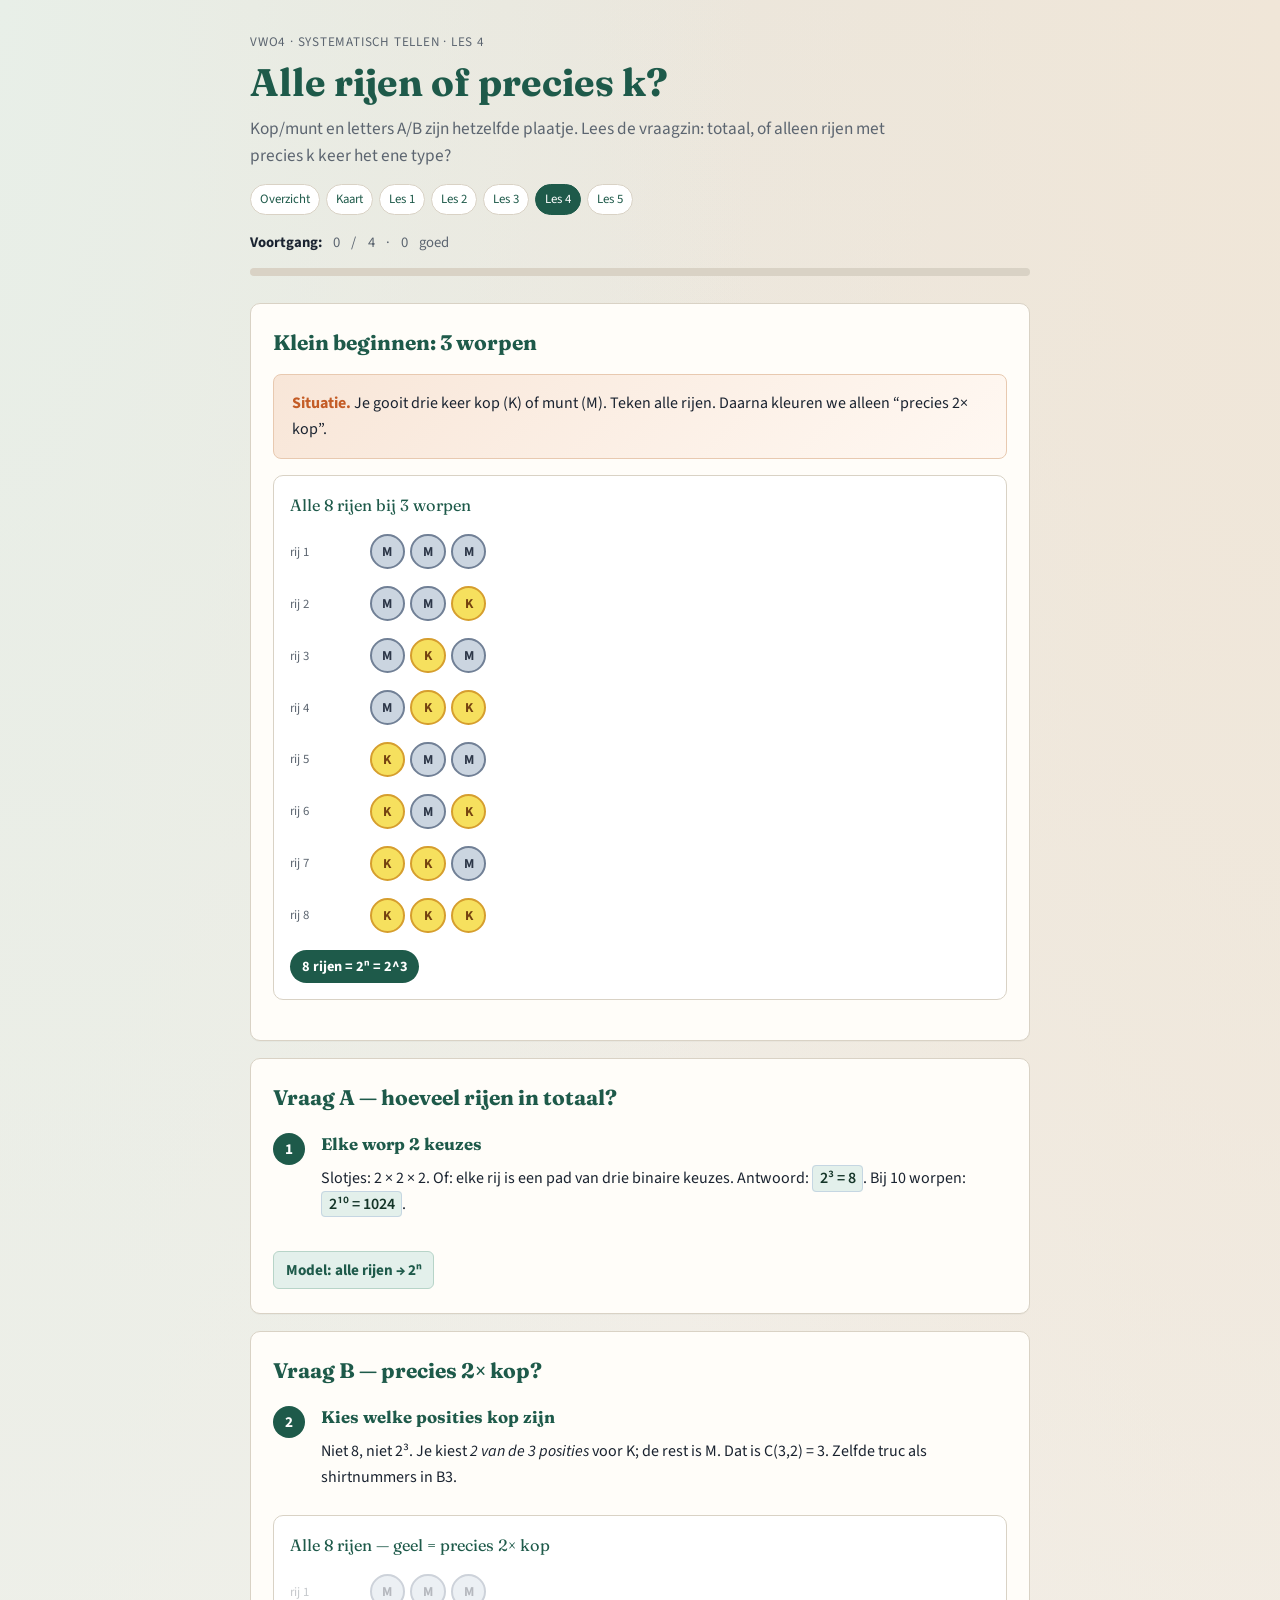
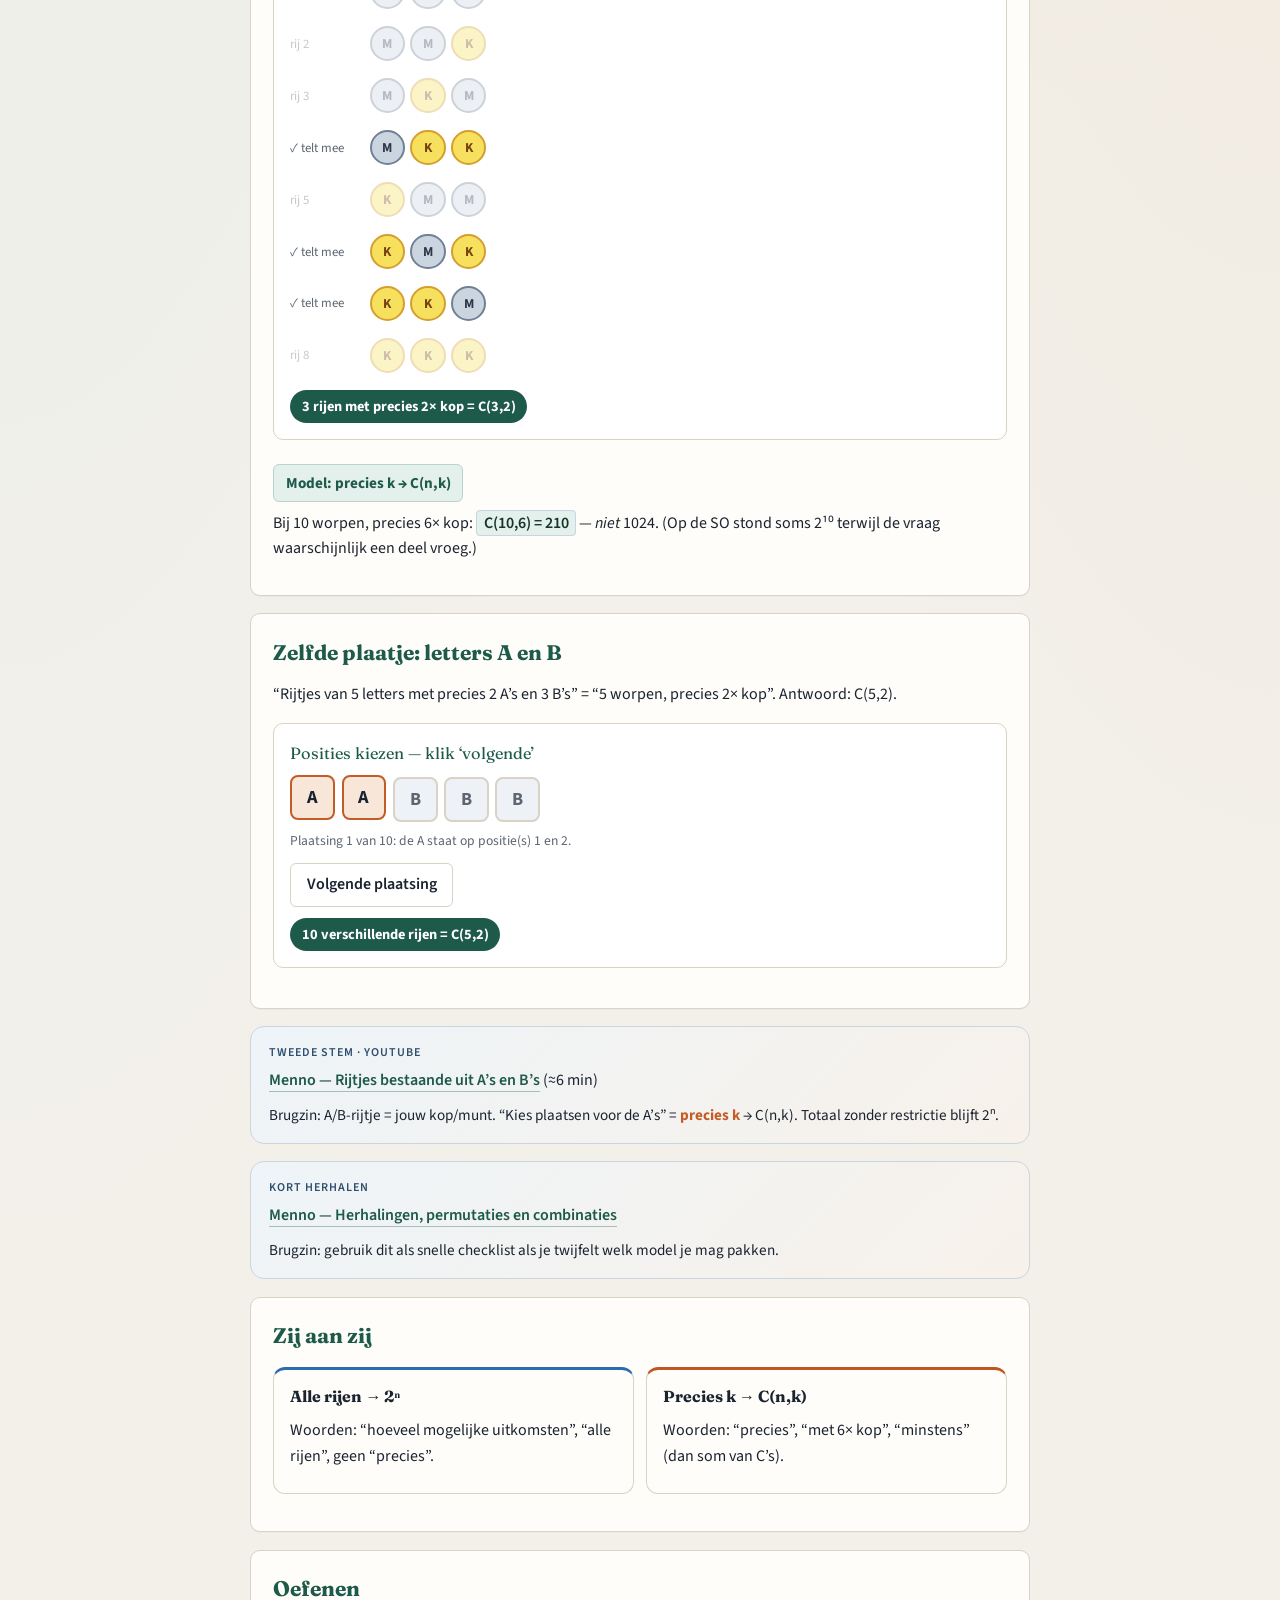
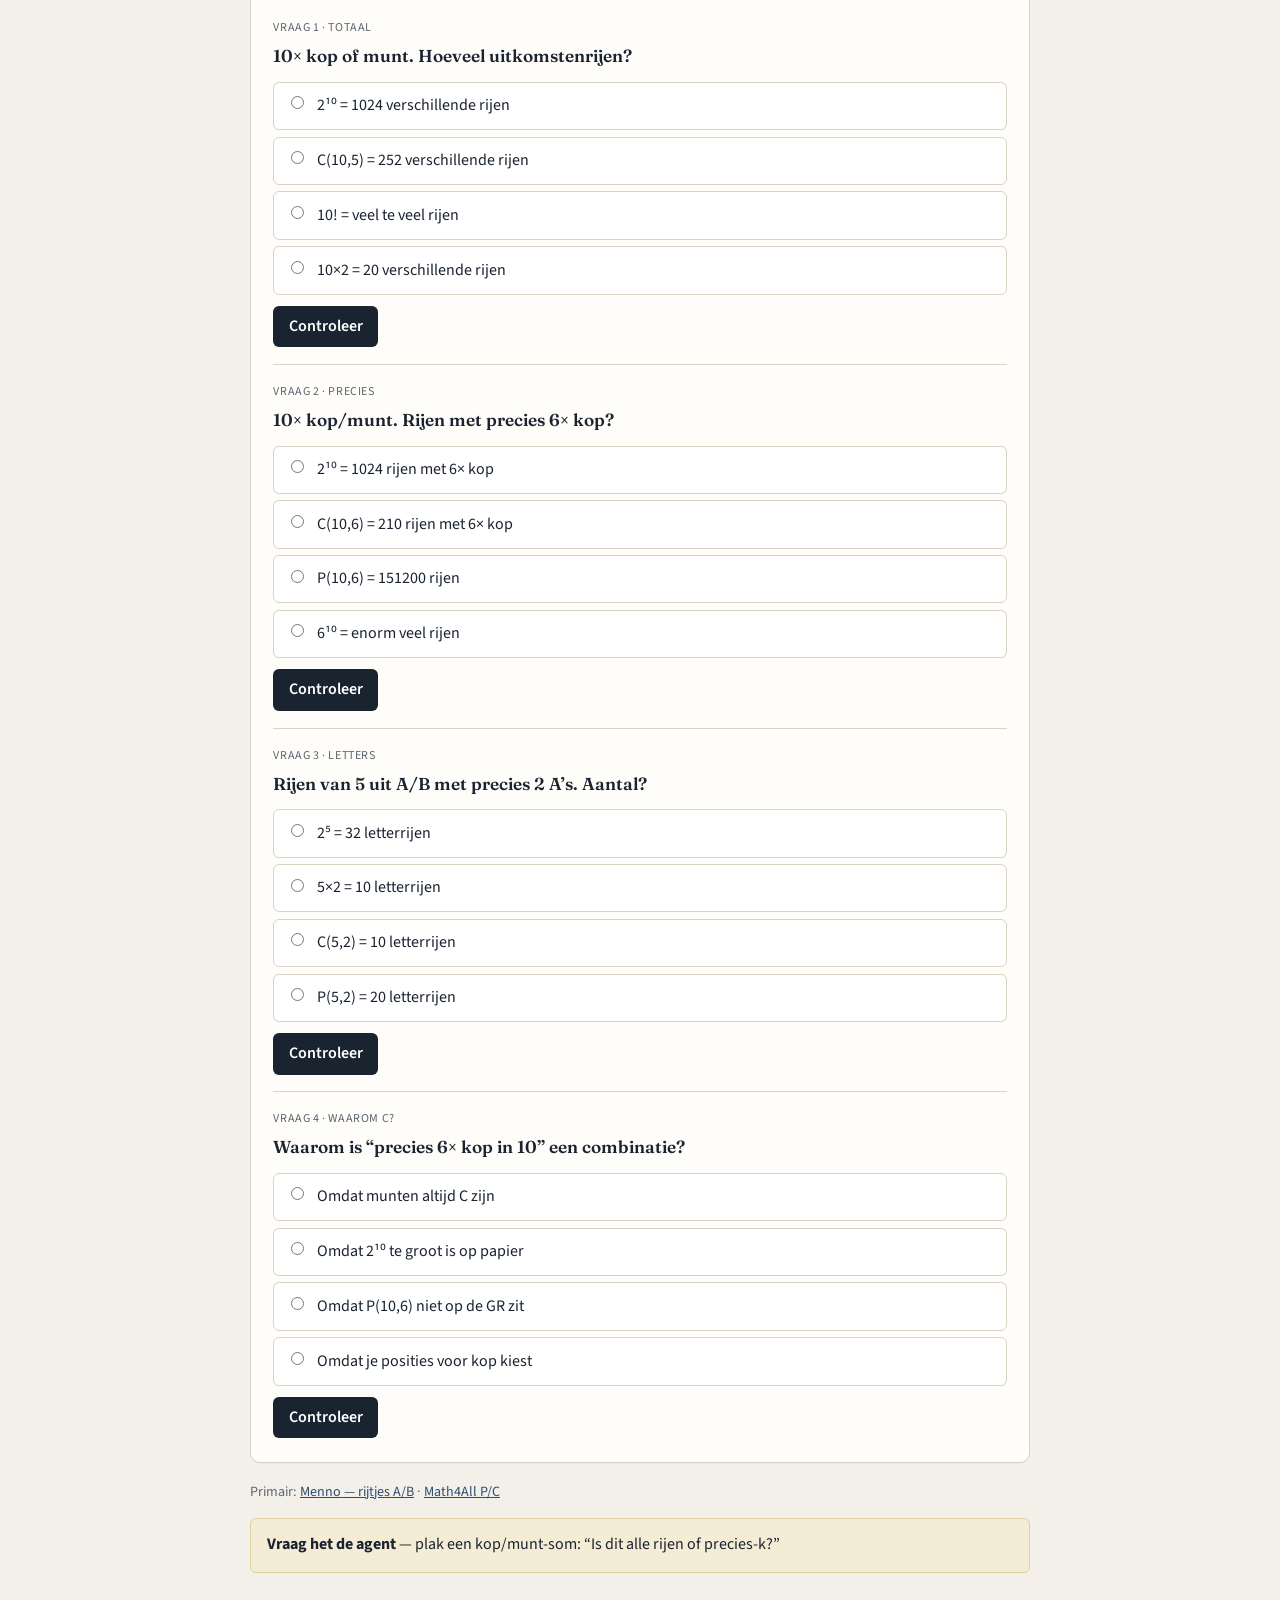
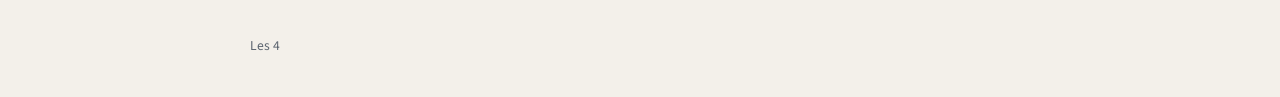
<file: lessons/04-alle-of-precies.html>
<!DOCTYPE html>
<html lang="nl">
<head>
  <meta charset="UTF-8" />
  <meta name="viewport" content="width=device-width, initial-scale=1" />
  <title>Les 4 — Alle rijen of precies k?</title>
  <link rel="preconnect" href="https://fonts.googleapis.com" />
  <link rel="preconnect" href="https://fonts.gstatic.com" crossorigin />
  <link href="https://fonts.googleapis.com/css2?family=Fraunces:opsz,wght@9..144,600;9..144,700&family=Source+Sans+3:wght@400;600&display=swap" rel="stylesheet" />
  <link rel="stylesheet" href="../assets/lesson.css" />
</head>
<body>
  <header>
    <div class="meta">VWO4 · Systematisch tellen · Les 4</div>
    <h1>Alle rijen of precies k?</h1>
    <p class="lede">Kop/munt en letters A/B zijn hetzelfde plaatje. Lees de vraagzin: totaal, of alleen rijen met precies k keer het ene type?</p>
    <div class="nav-lessons">
      <a href="../index.html">Overzicht</a>
      <a href="../reference/telmodellen.html">Kaart</a>
      <a href="01-slotjes-herhaling.html">Les 1</a>
      <a href="02-taken-of-groepje.html">Les 2</a>
      <a href="03-herhaalde-symbolen.html">Les 3</a>
      <a href="04-alle-of-precies.html" class="here">Les 4</a>
      <a href="05-routes-en-mix.html">Les 5</a>
    </div>
    <div class="hud">
      <strong>Voortgang:</strong>
      <span id="answered">0</span>/<span id="total">0</span> ·
      <span id="score">0</span> goed
    </div>
    <div class="progress-wrap"><div class="progress-bar" id="bar"></div></div>
  </header>

  <main>
    <section>
      <h2>Klein beginnen: 3 worpen</h2>
      <div class="story">
        <strong>Situatie.</strong> Je gooit drie keer kop (K) of munt (M).
        Teken alle rijen. Daarna kleuren we alleen “precies 2× kop”.
      </div>
      <div class="viz" data-viz="coins" data-n="3"></div>
    </section>

    <section>
      <h2>Vraag A — hoeveel rijen in totaal?</h2>
      <div class="step">
        <div class="step-num">1</div>
        <div class="step-body">
          <h3>Elke worp 2 keuzes</h3>
          <p>
            Slotjes: 2 × 2 × 2. Of: elke rij is een pad van drie binaire keuzes.
            Antwoord: <span class="formula">2³ = 8</span>. Bij 10 worpen: <span class="formula">2¹⁰ = 1024</span>.
          </p>
        </div>
      </div>
      <div class="callout-name">Model: alle rijen → 2ⁿ</div>
    </section>

    <section>
      <h2>Vraag B — precies 2× kop?</h2>
      <div class="step">
        <div class="step-num">2</div>
        <div class="step-body">
          <h3>Kies welke posities kop zijn</h3>
          <p>
            Niet 8, niet 2³. Je kiest <em>2 van de 3 posities</em> voor K; de rest is M.
            Dat is C(3,2) = 3. Zelfde truc als shirtnummers in B3.
          </p>
        </div>
      </div>
      <div class="viz" data-viz="coins" data-n="3" data-k="2"></div>
      <div class="callout-name">Model: precies k → C(n,k)</div>
      <p>
        Bij 10 worpen, precies 6× kop: <span class="formula">C(10,6) = 210</span> — <em>niet</em> 1024.
        (Op de SO stond soms 2¹⁰ terwijl de vraag waarschijnlijk een deel vroeg.)
      </p>
    </section>

    <section>
      <h2>Zelfde plaatje: letters A en B</h2>
      <p>
        “Rijtjes van 5 letters met precies 2 A’s en 3 B’s” =
        “5 worpen, precies 2× kop”. Antwoord: C(5,2).
      </p>
      <div class="viz" data-viz="positions" data-n="5" data-k="2" data-symbol-hi="A" data-symbol-lo="B"></div>
    </section>

    <div class="watch">
      <div class="watch-label">Tweede stem · YouTube</div>
      <a href="https://www.youtube.com/watch?v=K4rq_RssQdY" target="_blank" rel="noopener">Menno — Rijtjes bestaande uit A’s en B’s</a>
      <span> (≈6 min)</span>
      <p class="bridge">
        Brugzin: A/B-rijtje = jouw kop/munt.
        “Kies plaatsen voor de A’s” = <strong>precies k</strong> → C(n,k). Totaal zonder restrictie blijft 2ⁿ.
      </p>
    </div>

    <div class="watch">
      <div class="watch-label">Kort herhalen</div>
      <a href="https://www.youtube.com/watch?v=UH_h78f2lfM" target="_blank" rel="noopener">Menno — Herhalingen, permutaties en combinaties</a>
      <p class="bridge">
        Brugzin: gebruik dit als snelle checklist als je twijfelt welk model je mag pakken.
      </p>
    </div>

    <section>
      <h2>Zij aan zij</h2>
      <div class="compare-row">
        <div class="compare-pane waar">
          <h3>Alle rijen → 2ⁿ</h3>
          <p>Woorden: “hoeveel mogelijke uitkomsten”, “alle rijen”, geen “precies”.</p>
        </div>
        <div class="compare-pane mee">
          <h3>Precies k → C(n,k)</h3>
          <p>Woorden: “precies”, “met 6× kop”, “minstens” (dan som van C’s).</p>
        </div>
      </div>
    </section>

    <section>
      <h2>Oefenen</h2>

      <div class="q" data-type="mc" data-id="q1" data-answer="a"
           data-explain="Geen restrictie → elke worp 2 keuzes → 2¹⁰=1024.">
        <div class="q-num">Vraag 1 · totaal</div>
        <p class="prompt">10× kop of munt. Hoeveel uitkomstenrijen?</p>
        <div class="options">
          <label class="opt"><input type="radio" name="q1" value="a" /><span>2¹⁰ = 1024 verschillende rijen</span></label>
          <label class="opt"><input type="radio" name="q1" value="b" /><span>C(10,5) = 252 verschillende rijen</span></label>
          <label class="opt"><input type="radio" name="q1" value="c" /><span>10! = veel te veel rijen</span></label>
          <label class="opt"><input type="radio" name="q1" value="d" /><span>10×2 = 20 verschillende rijen</span></label>
        </div>
        <div class="actions"><button type="button" data-check-mc>Controleer</button></div>
        <div class="feedback"></div>
      </div>

      <div class="q" data-type="mc" data-id="q2" data-answer="b"
           data-explain="Precies 6× kop: kies 6 van 10 posities → C(10,6)=210.">
        <div class="q-num">Vraag 2 · precies</div>
        <p class="prompt">10× kop/munt. Rijen met precies 6× kop?</p>
        <div class="options">
          <label class="opt"><input type="radio" name="q2" value="a" /><span>2¹⁰ = 1024 rijen met 6× kop</span></label>
          <label class="opt"><input type="radio" name="q2" value="b" /><span>C(10,6) = 210 rijen met 6× kop</span></label>
          <label class="opt"><input type="radio" name="q2" value="c" /><span>P(10,6) = 151200 rijen</span></label>
          <label class="opt"><input type="radio" name="q2" value="d" /><span>6¹⁰ = enorm veel rijen</span></label>
        </div>
        <div class="actions"><button type="button" data-check-mc>Controleer</button></div>
        <div class="feedback"></div>
      </div>

      <div class="q" data-type="mc" data-id="q3" data-answer="c"
           data-explain="Precies 2 A’s in 5 = kies 2 posities → C(5,2)=10.">
        <div class="q-num">Vraag 3 · letters</div>
        <p class="prompt">Rijen van 5 uit A/B met precies 2 A’s. Aantal?</p>
        <div class="options">
          <label class="opt"><input type="radio" name="q3" value="a" /><span>2⁵ = 32 letterrijen</span></label>
          <label class="opt"><input type="radio" name="q3" value="b" /><span>5×2 = 10 letterrijen</span></label>
          <label class="opt"><input type="radio" name="q3" value="c" /><span>C(5,2) = 10 letterrijen</span></label>
          <label class="opt"><input type="radio" name="q3" value="d" /><span>P(5,2) = 20 letterrijen</span></label>
        </div>
        <div class="actions"><button type="button" data-check-mc>Controleer</button></div>
        <div class="feedback"></div>
      </div>

      <div class="q" data-type="mc" data-id="q4" data-answer="d"
           data-explain="Je kiest een set posities voor kop — volgorde van die set telt niet.">
        <div class="q-num">Vraag 4 · waarom C?</div>
        <p class="prompt">Waarom is “precies 6× kop in 10” een combinatie?</p>
        <div class="options">
          <label class="opt"><input type="radio" name="q4" value="a" /><span>Omdat munten altijd C zijn</span></label>
          <label class="opt"><input type="radio" name="q4" value="b" /><span>Omdat 2¹⁰ te groot is op papier</span></label>
          <label class="opt"><input type="radio" name="q4" value="c" /><span>Omdat P(10,6) niet op de GR zit</span></label>
          <label class="opt"><input type="radio" name="q4" value="d" /><span>Omdat je posities voor kop kiest</span></label>
        </div>
        <div class="actions"><button type="button" data-check-mc>Controleer</button></div>
        <div class="feedback"></div>
      </div>

      <div class="final"
           data-v100="V6-type zit vast: lees eerst ‘alle’ of ‘precies’."
           data-v70="Sterk. Zeg bij elke som: alle of precies-k?"
           data-v40="Herhaal de drie-munten visual + Menno rijtjes."
           data-v0="Begin bij vraag A/B met 3 worpen — teken mee.">
        <strong>Klaar.</strong>
        <p data-final-msg></p>
        <p>Volgende: <a href="05-routes-en-mix.html">Les 5 — Routes + mix</a></p>
      </div>
    </section>

    <p class="cite">
      Primair: <a href="https://www.youtube.com/watch?v=K4rq_RssQdY" target="_blank" rel="noopener">Menno — rijtjes A/B</a>
      · <a href="https://math4all.pragma-pod.nl/resources/section-pdfs/hd-b15.pdf" target="_blank" rel="noopener">Math4All P/C</a>
    </p>
    <div class="agent-note">
      <strong>Vraag het de agent</strong> — plak een kop/munt-som: “Is dit alle rijen of precies-k?”
    </div>
  </main>
  <footer>Les 4</footer>
  <script src="../assets/viz.js"></script>
  <script src="../assets/quiz.js"></script>
</body>
</html>
</file>
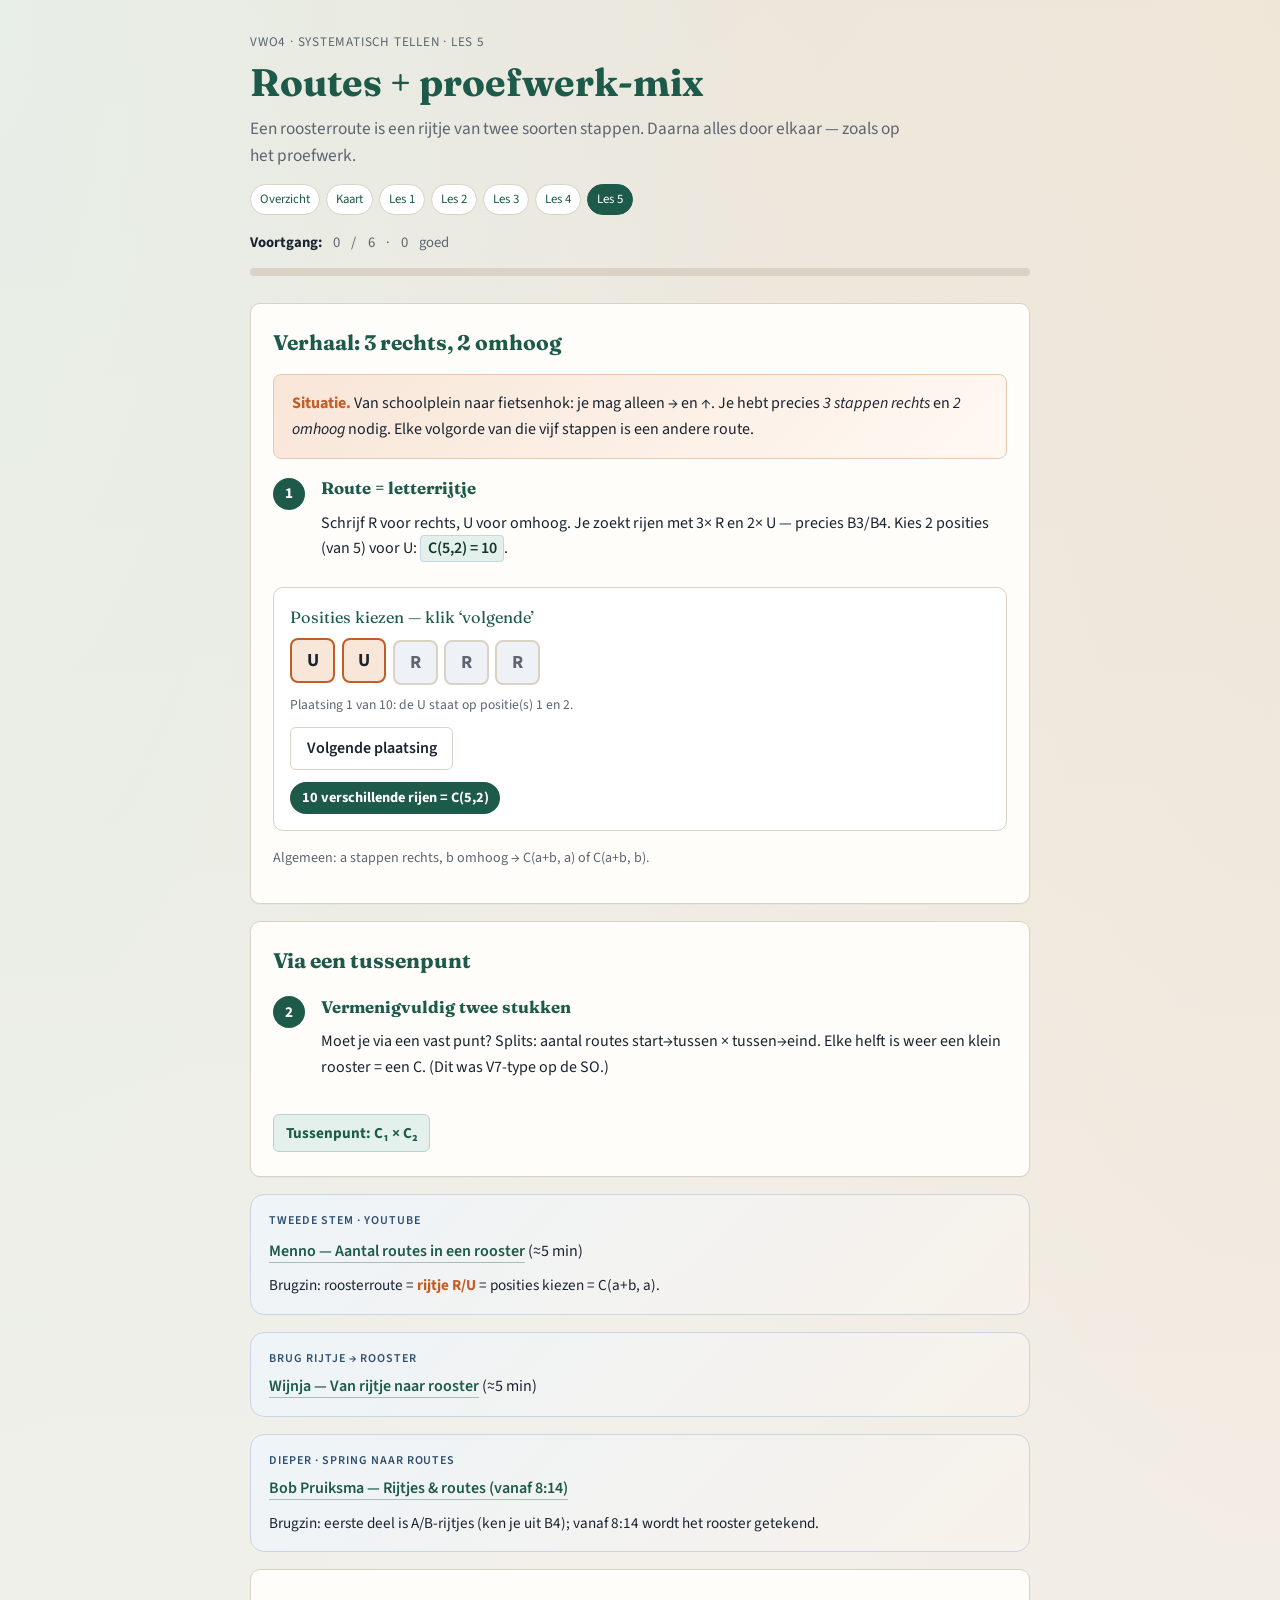
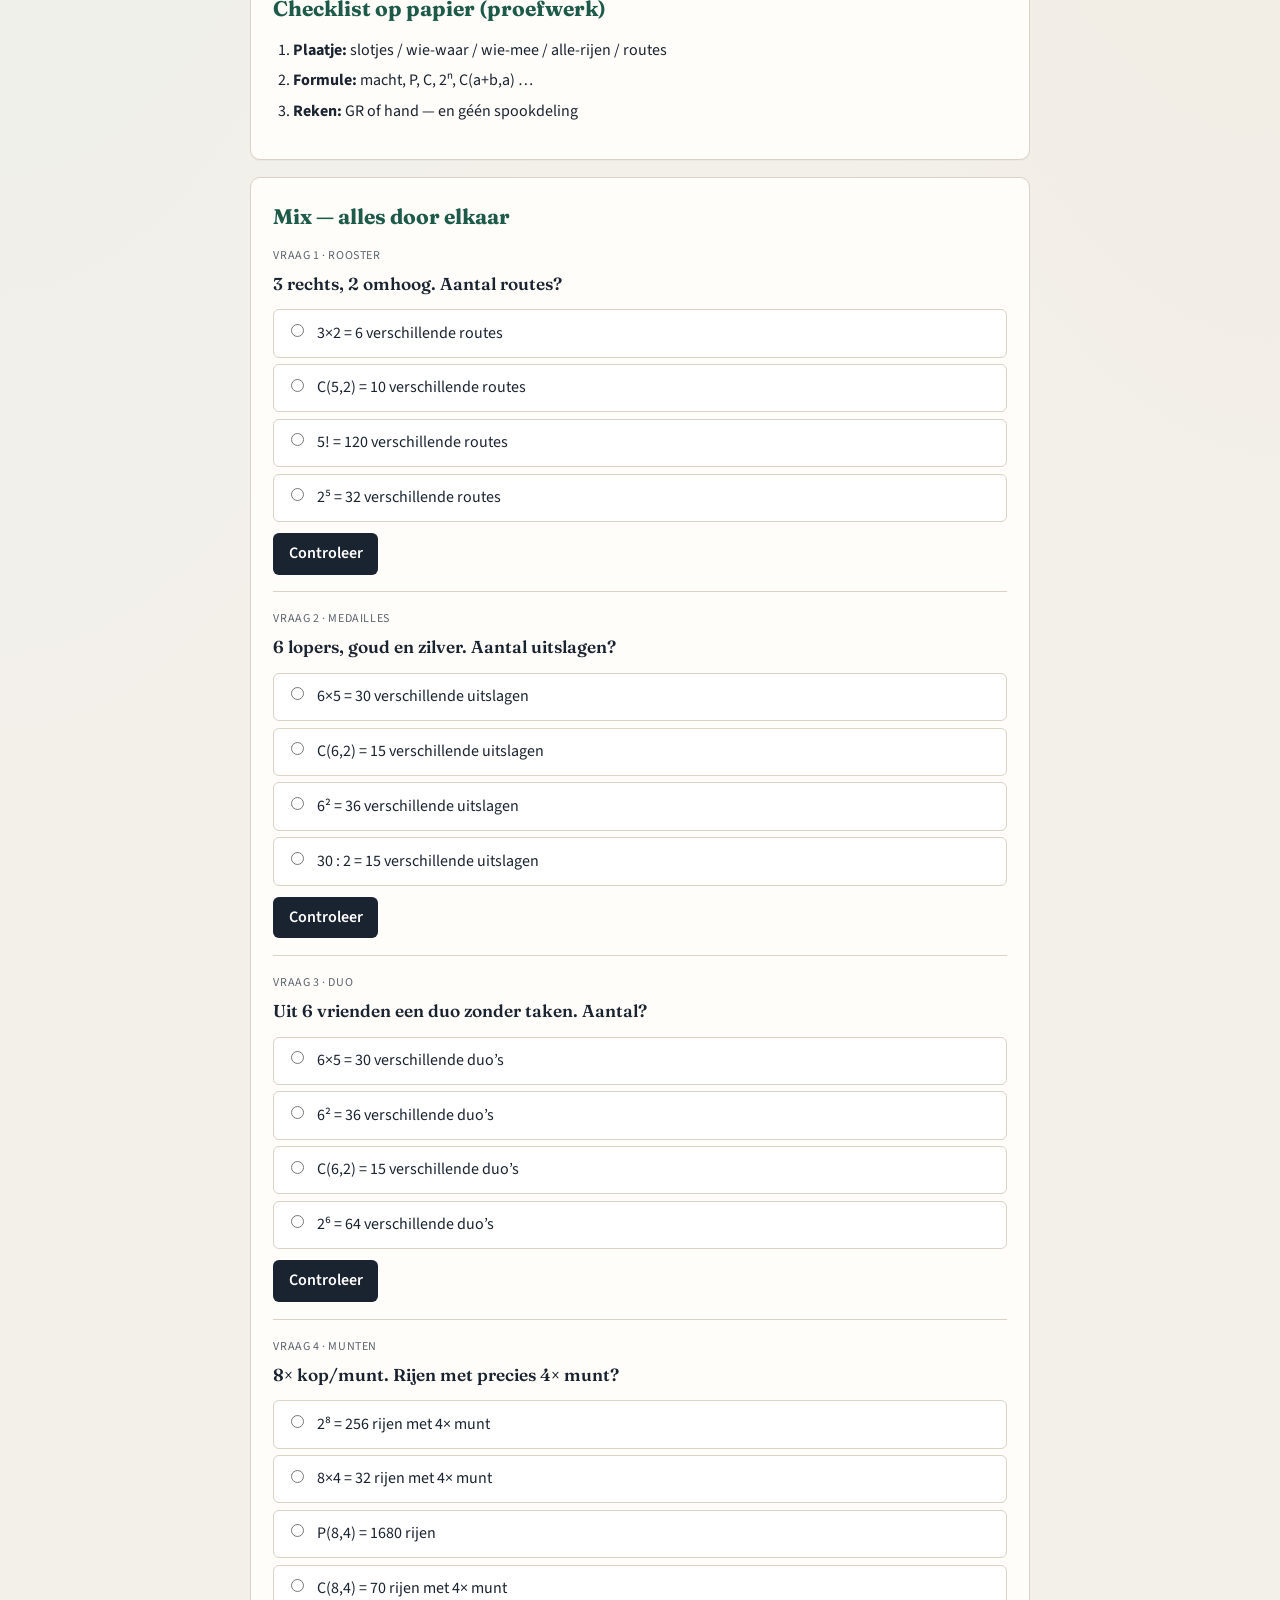
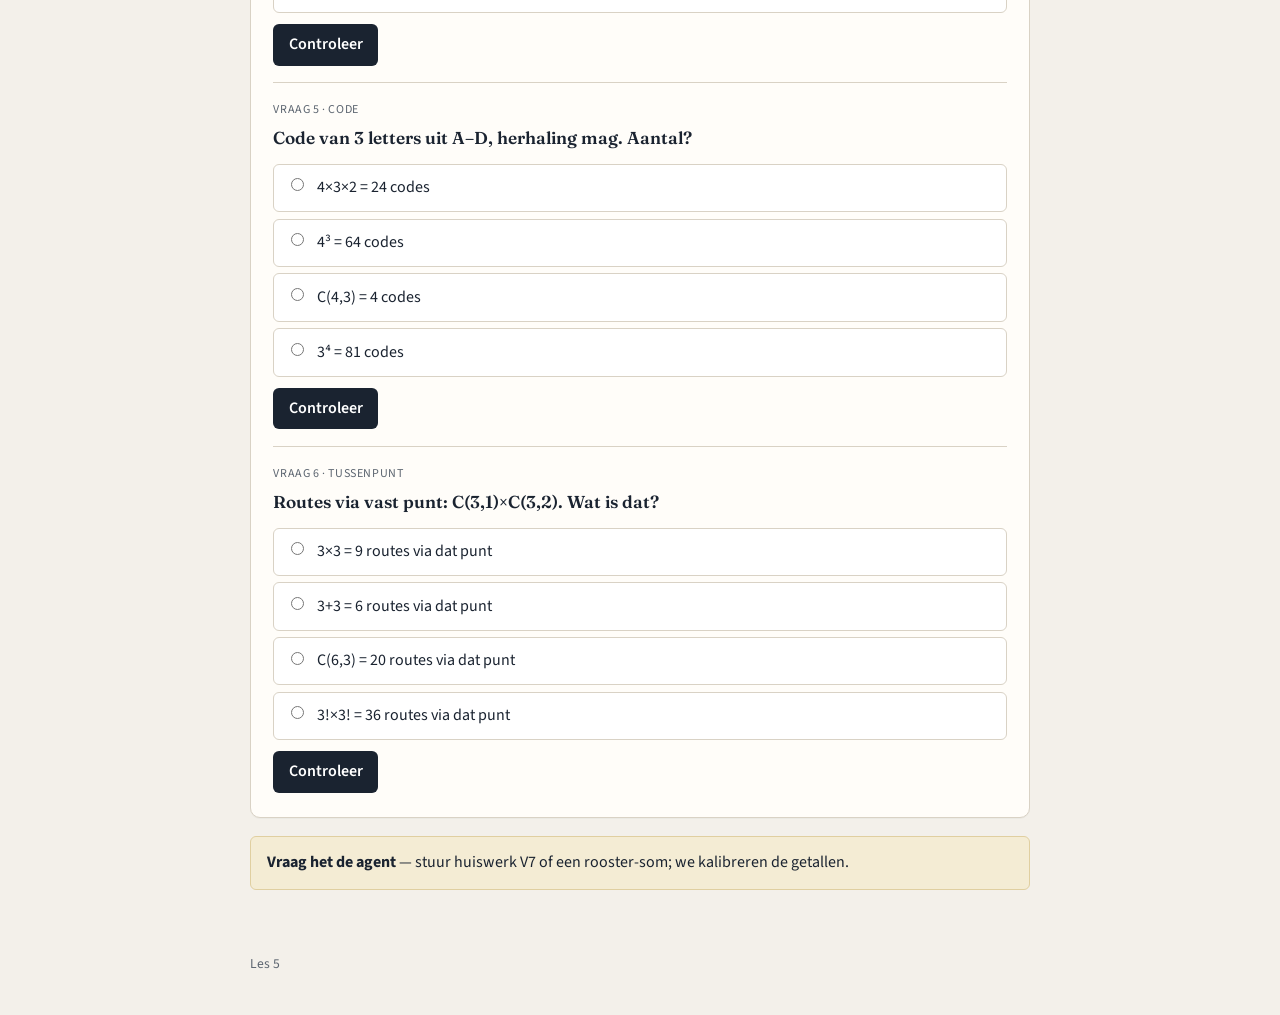
<file: lessons/05-routes-en-mix.html>
<!DOCTYPE html>
<html lang="nl">
<head>
  <meta charset="UTF-8" />
  <meta name="viewport" content="width=device-width, initial-scale=1" />
  <title>Les 5 — Routes + proefwerk-mix</title>
  <link rel="preconnect" href="https://fonts.googleapis.com" />
  <link rel="preconnect" href="https://fonts.gstatic.com" crossorigin />
  <link href="https://fonts.googleapis.com/css2?family=Fraunces:opsz,wght@9..144,600;9..144,700&family=Source+Sans+3:wght@400;600&display=swap" rel="stylesheet" />
  <link rel="stylesheet" href="../assets/lesson.css" />
</head>
<body>
  <header>
    <div class="meta">VWO4 · Systematisch tellen · Les 5</div>
    <h1>Routes + proefwerk-mix</h1>
    <p class="lede">Een roosterroute is een rijtje van twee soorten stappen. Daarna alles door elkaar — zoals op het proefwerk.</p>
    <div class="nav-lessons">
      <a href="../index.html">Overzicht</a>
      <a href="../reference/telmodellen.html">Kaart</a>
      <a href="01-slotjes-herhaling.html">Les 1</a>
      <a href="02-taken-of-groepje.html">Les 2</a>
      <a href="03-herhaalde-symbolen.html">Les 3</a>
      <a href="04-alle-of-precies.html">Les 4</a>
      <a href="05-routes-en-mix.html" class="here">Les 5</a>
    </div>
    <div class="hud">
      <strong>Voortgang:</strong>
      <span id="answered">0</span>/<span id="total">0</span> ·
      <span id="score">0</span> goed
    </div>
    <div class="progress-wrap"><div class="progress-bar" id="bar"></div></div>
  </header>

  <main>
    <section>
      <h2>Verhaal: 3 rechts, 2 omhoog</h2>
      <div class="story">
        <strong>Situatie.</strong> Van schoolplein naar fietsenhok: je mag alleen → en ↑.
        Je hebt precies <em>3 stappen rechts</em> en <em>2 omhoog</em> nodig.
        Elke volgorde van die vijf stappen is een andere route.
      </div>
      <div class="step">
        <div class="step-num">1</div>
        <div class="step-body">
          <h3>Route = letterrijtje</h3>
          <p>
            Schrijf R voor rechts, U voor omhoog.
            Je zoekt rijen met 3× R en 2× U — precies B3/B4.
            Kies 2 posities (van 5) voor U: <span class="formula">C(5,2) = 10</span>.
          </p>
        </div>
      </div>
      <div class="viz" data-viz="positions" data-n="5" data-k="2" data-symbol-hi="U" data-symbol-lo="R"></div>
      <p class="cite">Algemeen: a stappen rechts, b omhoog → C(a+b, a) of C(a+b, b).</p>
    </section>

    <section>
      <h2>Via een tussenpunt</h2>
      <div class="step">
        <div class="step-num">2</div>
        <div class="step-body">
          <h3>Vermenigvuldig twee stukken</h3>
          <p>
            Moet je via een vast punt? Splits: aantal routes start→tussen × tussen→eind.
            Elke helft is weer een klein rooster = een C.
            (Dit was V7-type op de SO.)
          </p>
        </div>
      </div>
      <div class="callout-name">Tussenpunt: C₁ × C₂</div>
    </section>

    <div class="watch">
      <div class="watch-label">Tweede stem · YouTube</div>
      <p>
        <a href="https://www.youtube.com/watch?v=GEIoqj6-vdY" target="_blank" rel="noopener">Menno — Aantal routes in een rooster</a>
        (≈5 min)
      </p>
      <p class="bridge">
        Brugzin: roosterroute = <strong>rijtje R/U</strong> = posities kiezen = C(a+b, a).
      </p>
    </div>

    <div class="watch">
      <div class="watch-label">Brug rijtje → rooster</div>
      <a href="https://www.youtube.com/watch?v=ny3ZingMiXc" target="_blank" rel="noopener">Wijnja — Van rijtje naar rooster</a>
      <span> (≈5 min)</span>
    </div>

    <div class="watch">
      <div class="watch-label">Dieper · spring naar routes</div>
      <a href="https://www.youtube.com/watch?v=jQOkgFKZBqs&amp;t=494s" target="_blank" rel="noopener">Bob Pruiksma — Rijtjes &amp; routes (vanaf 8:14)</a>
      <p class="bridge">
        Brugzin: eerste deel is A/B-rijtjes (ken je uit B4); vanaf 8:14 wordt het rooster getekend.
      </p>
    </div>

    <section>
      <h2>Checklist op papier (proefwerk)</h2>
      <ol>
        <li><strong>Plaatje:</strong> slotjes / wie-waar / wie-mee / alle-rijen / routes</li>
        <li><strong>Formule:</strong> macht, P, C, 2ⁿ, C(a+b,a) …</li>
        <li><strong>Reken:</strong> GR of hand — en géén spookdeling</li>
      </ol>
    </section>

    <section>
      <h2>Mix — alles door elkaar</h2>

      <div class="q" data-type="mc" data-id="q1" data-answer="b"
           data-explain="3R+2U → kies 2 posities voor U → C(5,2)=10.">
        <div class="q-num">Vraag 1 · rooster</div>
        <p class="prompt">3 rechts, 2 omhoog. Aantal routes?</p>
        <div class="options">
          <label class="opt"><input type="radio" name="q1" value="a" /><span>3×2 = 6 verschillende routes</span></label>
          <label class="opt"><input type="radio" name="q1" value="b" /><span>C(5,2) = 10 verschillende routes</span></label>
          <label class="opt"><input type="radio" name="q1" value="c" /><span>5! = 120 verschillende routes</span></label>
          <label class="opt"><input type="radio" name="q1" value="d" /><span>2⁵ = 32 verschillende routes</span></label>
        </div>
        <div class="actions"><button type="button" data-check-mc>Controleer</button></div>
        <div class="feedback"></div>
      </div>

      <div class="q" data-type="mc" data-id="q2" data-answer="a"
           data-explain="Taken (goud/zilver) → wie-waar → 6×5=30.">
        <div class="q-num">Vraag 2 · medailles</div>
        <p class="prompt">6 lopers, goud en zilver. Aantal uitslagen?</p>
        <div class="options">
          <label class="opt"><input type="radio" name="q2" value="a" /><span>6×5 = 30 verschillende uitslagen</span></label>
          <label class="opt"><input type="radio" name="q2" value="b" /><span>C(6,2) = 15 verschillende uitslagen</span></label>
          <label class="opt"><input type="radio" name="q2" value="c" /><span>6² = 36 verschillende uitslagen</span></label>
          <label class="opt"><input type="radio" name="q2" value="d" /><span>30 : 2 = 15 verschillende uitslagen</span></label>
        </div>
        <div class="actions"><button type="button" data-check-mc>Controleer</button></div>
        <div class="feedback"></div>
      </div>

      <div class="q" data-type="mc" data-id="q3" data-answer="c"
           data-explain="Geen taken → wie-mee → C(6,2)=15.">
        <div class="q-num">Vraag 3 · duo</div>
        <p class="prompt">Uit 6 vrienden een duo zonder taken. Aantal?</p>
        <div class="options">
          <label class="opt"><input type="radio" name="q3" value="a" /><span>6×5 = 30 verschillende duo’s</span></label>
          <label class="opt"><input type="radio" name="q3" value="b" /><span>6² = 36 verschillende duo’s</span></label>
          <label class="opt"><input type="radio" name="q3" value="c" /><span>C(6,2) = 15 verschillende duo’s</span></label>
          <label class="opt"><input type="radio" name="q3" value="d" /><span>2⁶ = 64 verschillende duo’s</span></label>
        </div>
        <div class="actions"><button type="button" data-check-mc>Controleer</button></div>
        <div class="feedback"></div>
      </div>

      <div class="q" data-type="mc" data-id="q4" data-answer="d"
           data-explain="Precies 4× munt in 8 → C(8,4)=70. Niet 2⁸.">
        <div class="q-num">Vraag 4 · munten</div>
        <p class="prompt">8× kop/munt. Rijen met precies 4× munt?</p>
        <div class="options">
          <label class="opt"><input type="radio" name="q4" value="a" /><span>2⁸ = 256 rijen met 4× munt</span></label>
          <label class="opt"><input type="radio" name="q4" value="b" /><span>8×4 = 32 rijen met 4× munt</span></label>
          <label class="opt"><input type="radio" name="q4" value="c" /><span>P(8,4) = 1680 rijen</span></label>
          <label class="opt"><input type="radio" name="q4" value="d" /><span>C(8,4) = 70 rijen met 4× munt</span></label>
        </div>
        <div class="actions"><button type="button" data-check-mc>Controleer</button></div>
        <div class="feedback"></div>
      </div>

      <div class="q" data-type="mc" data-id="q5" data-answer="b"
           data-explain="Met herhaling: 4³. Zonder zou 4×3×2 zijn.">
        <div class="q-num">Vraag 5 · code</div>
        <p class="prompt">Code van 3 letters uit A–D, herhaling mag. Aantal?</p>
        <div class="options">
          <label class="opt"><input type="radio" name="q5" value="a" /><span>4×3×2 = 24 codes</span></label>
          <label class="opt"><input type="radio" name="q5" value="b" /><span>4³ = 64 codes</span></label>
          <label class="opt"><input type="radio" name="q5" value="c" /><span>C(4,3) = 4 codes</span></label>
          <label class="opt"><input type="radio" name="q5" value="d" /><span>3⁴ = 81 codes</span></label>
        </div>
        <div class="actions"><button type="button" data-check-mc>Controleer</button></div>
        <div class="feedback"></div>
      </div>

      <div class="q" data-type="mc" data-id="q6" data-answer="a"
           data-explain="Start→tussen C(3,1)=3 en tussen→eind C(3,2)=3 → 3×3=9.">
        <div class="q-num">Vraag 6 · tussenpunt</div>
        <p class="prompt">Routes via vast punt: C(3,1)×C(3,2). Wat is dat?</p>
        <div class="options">
          <label class="opt"><input type="radio" name="q6" value="a" /><span>3×3 = 9 routes via dat punt</span></label>
          <label class="opt"><input type="radio" name="q6" value="b" /><span>3+3 = 6 routes via dat punt</span></label>
          <label class="opt"><input type="radio" name="q6" value="c" /><span>C(6,3) = 20 routes via dat punt</span></label>
          <label class="opt"><input type="radio" name="q6" value="d" /><span>3!×3! = 36 routes via dat punt</span></label>
        </div>
        <div class="actions"><button type="button" data-check-mc>Controleer</button></div>
        <div class="feedback"></div>
      </div>

      <div class="final"
           data-v100="Proefwerk-klaar op modelkeuze. Succes."
           data-v70="Sterk. Herhaal de fouten hardop met de checklist."
           data-v40="Pak les 2 en les 4 nog eens — dat waren de SO-gaten."
           data-v0="Terug naar het overzicht; doe les 2 en les 4 opnieuw vóór deze mix.">
        <strong>Klaar.</strong>
        <p data-final-msg></p>
        <p>
          Naslag: <a href="../reference/telmodellen.html">Telmodellen-kaart</a>
          · <a href="../index.html">Overzicht</a>
        </p>
      </div>
    </section>

    <div class="agent-note">
      <strong>Vraag het de agent</strong> — stuur huiswerk V7 of een rooster-som; we kalibreren de getallen.
    </div>
  </main>
  <footer>Les 5</footer>
  <script src="../assets/viz.js"></script>
  <script src="../assets/quiz.js"></script>
</body>
</html>
</file>
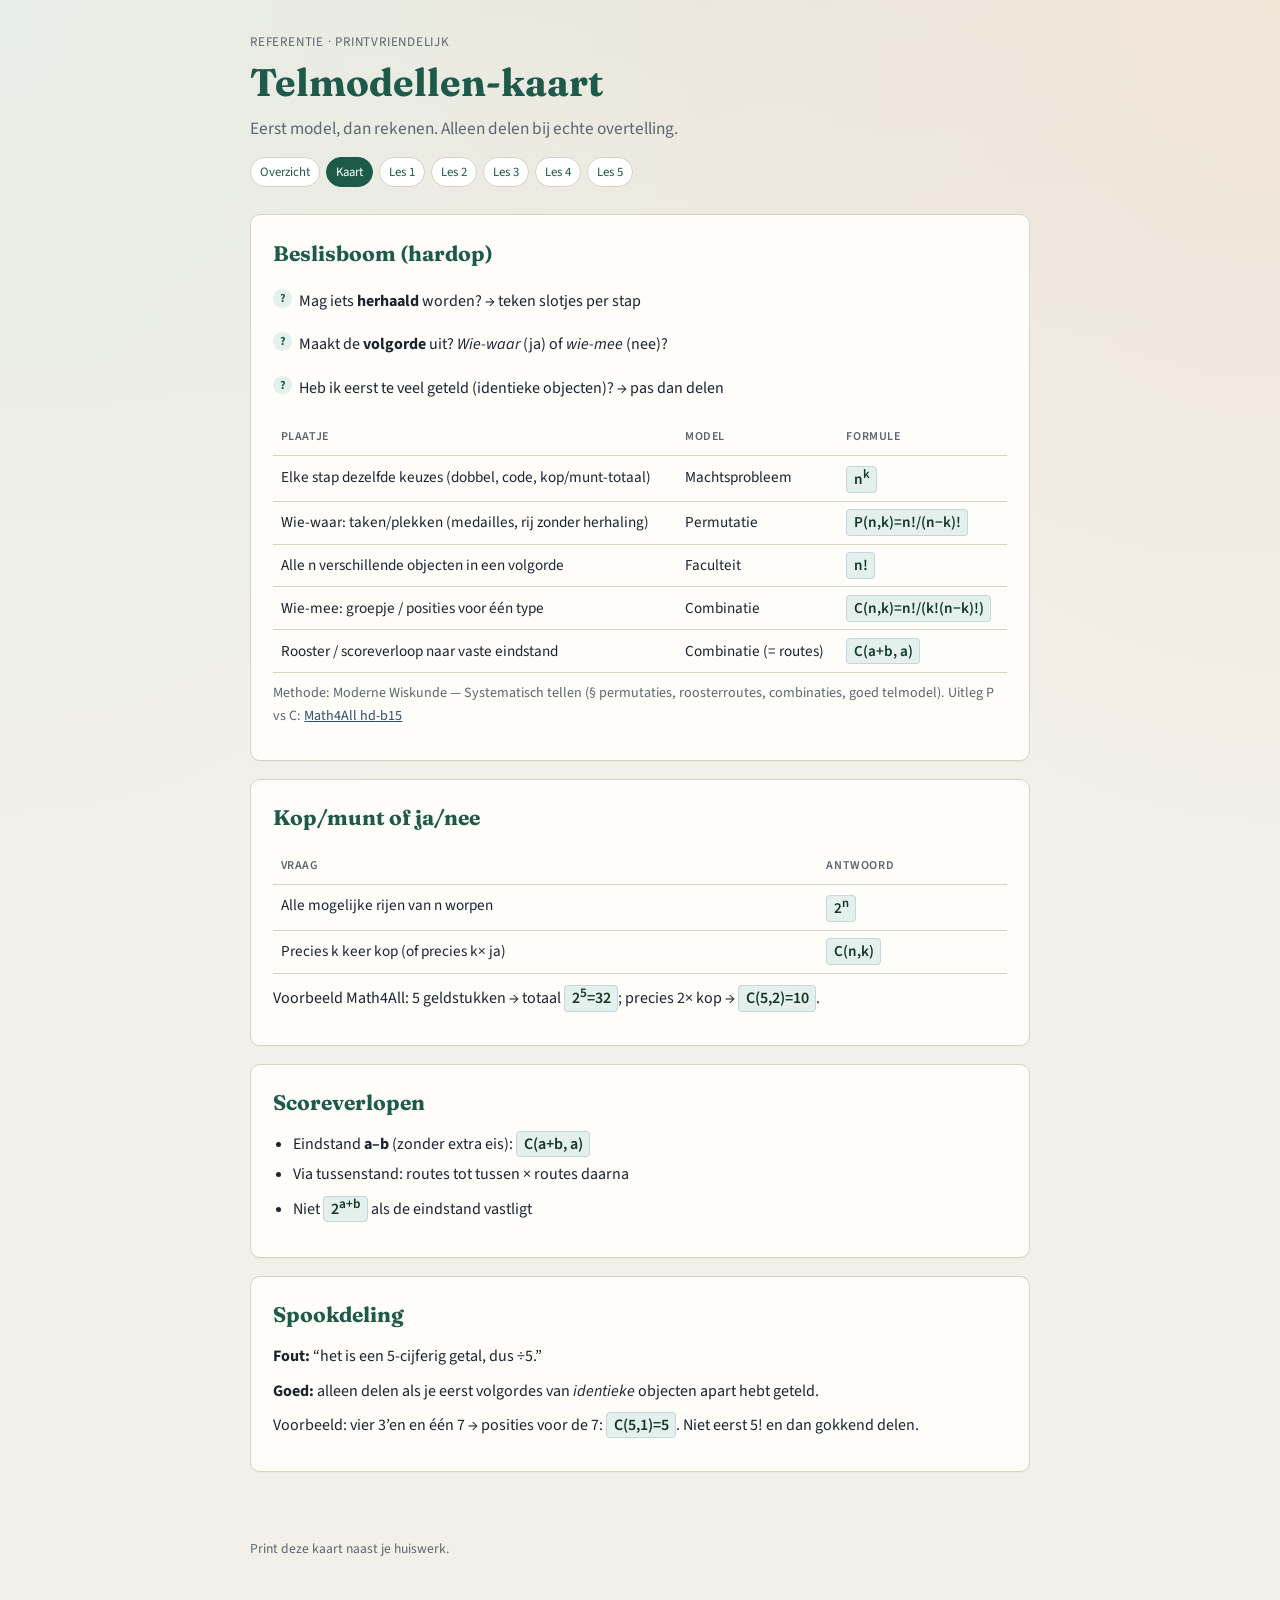
<file: reference/telmodellen.html>
<!DOCTYPE html>
<html lang="nl">
<head>
  <meta charset="UTF-8" />
  <meta name="viewport" content="width=device-width, initial-scale=1" />
  <title>Referentie — Telmodellen</title>
  <link rel="preconnect" href="https://fonts.googleapis.com" />
  <link rel="preconnect" href="https://fonts.gstatic.com" crossorigin />
  <link href="https://fonts.googleapis.com/css2?family=Fraunces:opsz,wght@9..144,600;9..144,700&family=Source+Sans+3:wght@400;600&display=swap" rel="stylesheet" />
  <link rel="stylesheet" href="../assets/lesson.css" />
</head>
<body>
  <header>
    <div class="meta">Referentie · printvriendelijk</div>
    <h1>Telmodellen-kaart</h1>
    <p class="lede">Eerst model, dan rekenen. Alleen delen bij echte overtelling.</p>
    <div class="nav-lessons">
      <a href="../index.html">Overzicht</a>
      <a href="telmodellen.html" class="here">Kaart</a>
      <a href="../lessons/01-slotjes-herhaling.html">Les 1</a>
      <a href="../lessons/02-taken-of-groepje.html">Les 2</a>
      <a href="../lessons/03-herhaalde-symbolen.html">Les 3</a>
      <a href="../lessons/04-alle-of-precies.html">Les 4</a>
      <a href="../lessons/05-routes-en-mix.html">Les 5</a>
    </div>
  </header>
  <main>
    <section>
      <h2>Beslisboom (hardop)</h2>
      <ol class="check">
        <li>Mag iets <strong>herhaald</strong> worden? → teken slotjes per stap</li>
        <li>Maakt de <strong>volgorde</strong> uit? <em>Wie-waar</em> (ja) of <em>wie-mee</em> (nee)?</li>
        <li>Heb ik eerst te veel geteld (identieke objecten)? → pas dan delen</li>
      </ol>
      <table class="gloss-table">
        <thead>
          <tr><th>Plaatje</th><th>Model</th><th>Formule</th></tr>
        </thead>
        <tbody>
          <tr id="macht">
            <td>Elke stap dezelfde keuzes (dobbel, code, kop/munt-totaal)</td>
            <td>Machtsprobleem</td>
            <td><span class="formula">n<sup>k</sup></span></td>
          </tr>
          <tr id="permutatie">
            <td>Wie-waar: taken/plekken (medailles, rij zonder herhaling)</td>
            <td>Permutatie</td>
            <td><span class="formula">P(n,k)=n!/(n−k)!</span></td>
          </tr>
          <tr id="faculteit">
            <td>Alle n verschillende objecten in een volgorde</td>
            <td>Faculteit</td>
            <td><span class="formula">n!</span></td>
          </tr>
          <tr id="combinatie">
            <td>Wie-mee: groepje / posities voor één type</td>
            <td>Combinatie</td>
            <td><span class="formula">C(n,k)=n!/(k!(n−k)!)</span></td>
          </tr>
          <tr id="rooster">
            <td>Rooster / scoreverloop naar vaste eindstand</td>
            <td>Combinatie (= routes)</td>
            <td><span class="formula">C(a+b, a)</span></td>
          </tr>
        </tbody>
      </table>
      <p class="cite">
        Methode: Moderne Wiskunde — Systematisch tellen (§ permutaties, roosterroutes, combinaties, goed telmodel).
        Uitleg P vs C:
        <a href="https://math4all.pragma-pod.nl/resources/section-pdfs/hd-b15.pdf" target="_blank" rel="noopener">Math4All hd-b15</a>
      </p>
    </section>

    <section>
      <h2>Kop/munt of ja/nee</h2>
      <table class="gloss-table">
        <thead>
          <tr><th>Vraag</th><th>Antwoord</th></tr>
        </thead>
        <tbody>
          <tr id="totaal"><td>Alle mogelijke rijen van n worpen</td><td><span class="formula">2<sup>n</sup></span></td></tr>
          <tr id="precies"><td>Precies k keer kop (of precies k× ja)</td><td><span class="formula">C(n,k)</span></td></tr>
        </tbody>
      </table>
      <p>Voorbeeld Math4All: 5 geldstukken → totaal <span class="formula">2<sup>5</sup>=32</span>; precies 2× kop → <span class="formula">C(5,2)=10</span>.</p>
    </section>

    <section>
      <h2>Scoreverlopen</h2>
      <ul>
        <li>Eindstand <strong>a–b</strong> (zonder extra eis): <span class="formula">C(a+b, a)</span></li>
        <li>Via tussenstand: routes tot tussen × routes daarna</li>
        <li>Niet <span class="formula">2<sup>a+b</sup></span> als de eindstand vastligt</li>
      </ul>
    </section>

    <section>
      <h2>Spookdeling</h2>
      <p><strong>Fout:</strong> “het is een 5-cijferig getal, dus ÷5.”</p>
      <p><strong>Goed:</strong> alleen delen als je eerst volgordes van <em>identieke</em> objecten apart hebt geteld.</p>
      <p>Voorbeeld: vier 3’en en één 7 → posities voor de 7: <span class="formula">C(5,1)=5</span>. Niet eerst 5! en dan gokkend delen.</p>
    </section>
  </main>
  <footer>Print deze kaart naast je huiswerk.</footer>
</body>
</html>
</file>
<file: assets/lesson.css>
/* Systematisch tellen — lesstijl (visueel, rustig tempo) */
:root {
  --ink: #1a2330;
  --paper: #f3f0ea;
  --panel: #fffdf9;
  --line: #d9d2c5;
  --accent: #1e5a4a;
  --accent-soft: #e3f0eb;
  --warm: #c45c26;
  --warm-soft: #f8e6d8;
  --gold: #8a6a1a;
  --gold-soft: #f4ecd4;
  --ok: #1a6b4a;
  --ok-bg: #e2f3ea;
  --bad: #a33a2c;
  --bad-bg: #f8e9e6;
  --hint: #2f4f6f;
  --hint-bg: #e8eef5;
  --muted: #5c6570;
  --formula: #143528;
  --chip-a: #2b6cb0;
  --chip-b: #c05621;
  --chip-c: #6b46c1;
  --chip-d: #2f855a;
}

* { box-sizing: border-box; }

body {
  margin: 0;
  font-family: "Source Sans 3", system-ui, sans-serif;
  color: var(--ink);
  background:
    radial-gradient(ellipse at 0% 0%, #e8efe8 0%, transparent 42%),
    radial-gradient(ellipse at 100% 0%, #f0e6d8 0%, transparent 38%),
    linear-gradient(180deg, #ebe6dc 0%, var(--paper) 35%);
  line-height: 1.6;
  min-height: 100vh;
}

header, main, footer {
  max-width: 820px;
  margin: 0 auto;
  padding-left: 1.25rem;
  padding-right: 1.25rem;
}

header { padding-top: 2rem; padding-bottom: 0.6rem; }

.meta {
  font-size: 0.82rem;
  letter-spacing: 0.06em;
  text-transform: uppercase;
  color: var(--muted);
  margin-bottom: 0.45rem;
}

h1 {
  font-family: "Fraunces", Georgia, serif;
  font-weight: 700;
  font-size: clamp(1.75rem, 4vw, 2.4rem);
  line-height: 1.15;
  margin: 0 0 0.65rem;
  color: var(--accent);
}

.lede {
  font-size: 1.08rem;
  max-width: 42rem;
  color: var(--muted);
  margin: 0;
}

.hud {
  display: flex;
  gap: 0.7rem;
  flex-wrap: wrap;
  align-items: center;
  font-size: 0.92rem;
  color: var(--muted);
  margin-top: 1rem;
}

.hud strong { color: var(--ink); }

.progress-wrap {
  margin-top: 0.85rem;
  height: 8px;
  background: var(--line);
  border-radius: 99px;
  overflow: hidden;
}

.progress-bar {
  height: 100%;
  width: 0%;
  background: var(--accent);
  transition: width 0.35s ease;
}

main { padding-bottom: 3rem; }

section {
  background: var(--panel);
  border: 1px solid var(--line);
  border-radius: 10px;
  padding: 1.35rem 1.4rem 1.5rem;
  margin: 1.1rem 0;
  box-shadow: 0 1px 0 rgba(26, 35, 48, 0.03);
}

h2 {
  font-family: "Fraunces", Georgia, serif;
  font-size: 1.32rem;
  margin: 0 0 0.75rem;
  color: var(--accent);
}

h3 {
  font-size: 1.05rem;
  margin: 1.1rem 0 0.4rem;
  color: var(--ink);
}

p { margin: 0.55rem 0; }

ul, ol {
  margin: 0.45rem 0 0.65rem;
  padding-left: 1.25rem;
}

li { margin: 0.3rem 0; }

a { color: var(--accent); }

.cite {
  font-size: 0.88rem;
  color: var(--muted);
}

.cite a { color: var(--hint); }

.story {
  background: linear-gradient(135deg, var(--warm-soft), #fff8f2);
  border: 1px solid #e8c9b0;
  border-radius: 8px;
  padding: 1rem 1.1rem;
  margin: 0.9rem 0;
}

.story strong { color: var(--warm); }

.step {
  display: grid;
  grid-template-columns: auto 1fr;
  gap: 0.75rem 1rem;
  margin: 1rem 0;
  align-items: start;
}

.step-num {
  width: 2rem;
  height: 2rem;
  border-radius: 50%;
  background: var(--accent);
  color: #fff;
  font-weight: 700;
  display: grid;
  place-items: center;
  font-size: 0.95rem;
  margin-top: 0.15rem;
}

.step-body h3 {
  margin: 0 0 0.35rem;
  font-family: "Fraunces", Georgia, serif;
  color: var(--accent);
}

.callout-name {
  display: inline-block;
  margin-top: 0.55rem;
  padding: 0.35rem 0.7rem;
  background: var(--accent-soft);
  border: 1px solid #b7d4c8;
  border-radius: 6px;
  font-weight: 700;
  color: var(--accent);
  font-size: 0.95rem;
}

.try {
  background: var(--hint-bg);
  border: 1px solid #b6c4d8;
  border-radius: 6px;
  padding: 0.85rem 1rem;
  margin: 0.9rem 0;
}

.try strong { color: var(--hint); }

.grid-2 {
  display: grid;
  gap: 0.85rem;
}

@media (min-width: 680px) {
  .grid-2 { grid-template-columns: 1fr 1fr; }
}

.card {
  border: 1px solid var(--line);
  border-radius: 8px;
  padding: 0.9rem 1rem;
  background: #fff;
}

.card h3 {
  margin: 0 0 0.4rem;
  font-family: "Fraunces", Georgia, serif;
  font-size: 1.08rem;
  color: var(--accent);
}

.card.contrast-a {
  border-color: #9dbfe0;
  background: linear-gradient(180deg, #f3f8fc, #fff);
}

.card.contrast-b {
  border-color: #e0b896;
  background: linear-gradient(180deg, #fdf6ef, #fff);
}

.formula {
  font-family: "Source Sans 3", ui-monospace, monospace;
  font-weight: 600;
  color: var(--formula);
  background: var(--accent-soft);
  border: 1px solid #c5d6e2;
  border-radius: 4px;
  padding: 0.08rem 0.4rem;
  white-space: nowrap;
}

.formula-block {
  display: block;
  margin: 0.8rem 0;
  padding: 0.85rem 1rem;
  background: #fff;
  border: 1px solid var(--line);
  border-left: 4px solid var(--accent);
  border-radius: 4px;
  font-family: "Source Sans 3", ui-monospace, monospace;
  font-weight: 600;
  color: var(--formula);
  line-height: 1.5;
}

.check {
  list-style: none;
  padding-left: 0;
}

.check li {
  padding: 0.4rem 0 0.4rem 1.6rem;
  position: relative;
}

.check li::before {
  content: "?";
  position: absolute;
  left: 0;
  top: 0.4rem;
  width: 1.15rem;
  height: 1.15rem;
  border-radius: 50%;
  background: var(--accent-soft);
  color: var(--accent);
  font-size: 0.75rem;
  font-weight: 700;
  display: grid;
  place-items: center;
}

/* —— Visualisaties —— */
.viz {
  margin: 1rem 0;
  padding: 1rem;
  background: #fff;
  border: 1px solid var(--line);
  border-radius: 10px;
}

.viz-title {
  font-family: "Fraunces", Georgia, serif;
  font-size: 1.02rem;
  color: var(--accent);
  margin: 0 0 0.65rem;
}

.viz-caption {
  font-size: 0.9rem;
  color: var(--muted);
  margin: 0.65rem 0 0;
}

.people {
  display: flex;
  flex-wrap: wrap;
  gap: 0.45rem;
  margin: 0.5rem 0 0.85rem;
}

.person {
  display: inline-flex;
  align-items: center;
  justify-content: center;
  min-width: 2.6rem;
  height: 2.6rem;
  padding: 0 0.45rem;
  border-radius: 50%;
  font-weight: 700;
  font-size: 0.95rem;
  color: #fff;
  box-shadow: 0 1px 2px rgba(0,0,0,0.08);
}

.person.c0 { background: var(--chip-a); }
.person.c1 { background: var(--chip-b); }
.person.c2 { background: var(--chip-c); }
.person.c3 { background: var(--chip-d); }
.person.c4 { background: #b83280; }

.outcome-list {
  display: flex;
  flex-wrap: wrap;
  gap: 0.4rem;
}

.outcome {
  display: inline-flex;
  align-items: center;
  gap: 0.25rem;
  padding: 0.35rem 0.5rem;
  border: 1px solid var(--line);
  border-radius: 6px;
  background: #fafafa;
  font-size: 0.9rem;
}

.outcome .mini {
  width: 1.55rem;
  height: 1.55rem;
  border-radius: 50%;
  display: grid;
  place-items: center;
  color: #fff;
  font-size: 0.72rem;
  font-weight: 700;
}

.outcome .arrow {
  color: var(--muted);
  font-size: 0.8rem;
  margin: 0 0.1rem;
}

.outcome.same-group {
  background: var(--gold-soft);
  border-color: #e0cfa0;
}

.count-pill {
  display: inline-block;
  margin-top: 0.7rem;
  padding: 0.3rem 0.7rem;
  border-radius: 99px;
  background: var(--accent);
  color: #fff;
  font-weight: 700;
  font-size: 0.9rem;
}

.slots {
  display: flex;
  flex-wrap: wrap;
  gap: 0.55rem;
  align-items: flex-end;
  margin: 0.6rem 0;
}

.slot {
  text-align: center;
}

.slot-box {
  width: 3.4rem;
  height: 3.4rem;
  border: 2px dashed #aeb8c2;
  border-radius: 8px;
  display: grid;
  place-items: center;
  background: #f7f9fb;
  font-weight: 700;
  font-size: 1.15rem;
  color: var(--accent);
}

.slot-label {
  font-size: 0.75rem;
  color: var(--muted);
  margin-top: 0.25rem;
}

.slot-times {
  font-size: 1.4rem;
  font-weight: 700;
  color: var(--muted);
  padding-bottom: 1.1rem;
}

.tree {
  display: flex;
  flex-direction: column;
  gap: 0.55rem;
  font-family: ui-monospace, "Source Sans 3", monospace;
  font-size: 0.88rem;
}

.tree-row {
  display: flex;
  flex-wrap: wrap;
  gap: 0.35rem;
  align-items: center;
}

.tree-label {
  min-width: 4.5rem;
  color: var(--muted);
  font-size: 0.8rem;
}

.tree-node {
  padding: 0.25rem 0.45rem;
  border: 1px solid var(--line);
  border-radius: 4px;
  background: #fff;
}

.tree-node.leaf {
  background: var(--accent-soft);
  border-color: #b7d4c8;
  font-weight: 600;
}

.pos-row {
  display: flex;
  gap: 0.4rem;
  flex-wrap: wrap;
  margin: 0.45rem 0;
}

.pos {
  width: 2.8rem;
  height: 2.8rem;
  border-radius: 8px;
  border: 2px solid var(--line);
  display: grid;
  place-items: center;
  font-weight: 700;
  font-size: 1.15rem;
  background: #fff;
  transition: transform 0.15s, background 0.15s;
}

.pos.hi {
  background: var(--warm-soft);
  border-color: var(--warm);
  transform: translateY(-2px);
}

.pos.lo {
  background: #eef2f6;
  color: var(--muted);
}

.pos-caption {
  font-size: 0.85rem;
  color: var(--muted);
}

.coin-row {
  display: flex;
  gap: 0.35rem;
  flex-wrap: wrap;
  margin: 0.35rem 0;
}

.coin {
  width: 2.2rem;
  height: 2.2rem;
  border-radius: 50%;
  display: grid;
  place-items: center;
  font-weight: 700;
  font-size: 0.85rem;
  border: 2px solid var(--line);
}

.coin.k {
  background: #f6e05e;
  border-color: #d69e2e;
  color: #744210;
}

.coin.m {
  background: #cbd5e0;
  border-color: #718096;
  color: #2d3748;
}

.seq-grid {
  display: grid;
  gap: 0.35rem;
  margin-top: 0.5rem;
}

.seq {
  display: flex;
  align-items: center;
  gap: 0.45rem;
  font-size: 0.9rem;
}

.seq-tag {
  min-width: 4.5rem;
  color: var(--muted);
  font-size: 0.8rem;
}

.grid-board {
  display: inline-grid;
  gap: 0;
  border: 2px solid var(--ink);
  background: var(--ink);
  margin: 0.6rem 0;
}

.grid-board .gcell {
  width: 3.1rem;
  height: 3.1rem;
  background: #fff;
  display: grid;
  place-items: center;
  font-weight: 700;
  font-size: 0.95rem;
  position: relative;
}

.grid-board .gcell.start { background: var(--accent-soft); }
.grid-board .gcell.end { background: var(--gold-soft); }
.grid-board .gcell.mid { background: var(--warm-soft); }

.grid-board .gcell .coord {
  position: absolute;
  bottom: 2px;
  right: 4px;
  font-size: 0.65rem;
  font-weight: 500;
  color: var(--muted);
}

.path-demo {
  display: flex;
  flex-wrap: wrap;
  gap: 0.35rem;
  margin: 0.5rem 0;
}

.path-step {
  padding: 0.3rem 0.55rem;
  border-radius: 5px;
  font-weight: 700;
  font-size: 0.85rem;
}

.path-step.r { background: #bee3f8; color: #2a4365; }
.path-step.u { background: #c6f6d5; color: #22543d; }

.compare-arrow {
  text-align: center;
  font-size: 1.4rem;
  color: var(--muted);
  padding: 0.4rem 0;
}

.q {
  border-top: 1px solid var(--line);
  padding-top: 1.05rem;
  margin-top: 1.05rem;
}

.q:first-of-type {
  border-top: 0;
  padding-top: 0;
  margin-top: 0.3rem;
}

.q-num {
  font-size: 0.75rem;
  text-transform: uppercase;
  letter-spacing: 0.05em;
  color: var(--muted);
  margin-bottom: 0.3rem;
}

.prompt {
  font-family: "Fraunces", Georgia, serif;
  font-size: 1.08rem;
  font-weight: 600;
  margin: 0 0 0.75rem;
}

.options { display: grid; gap: 0.4rem; }

label.opt {
  display: grid;
  grid-template-columns: auto 1fr;
  gap: 0.6rem;
  align-items: start;
  padding: 0.65rem 0.75rem;
  border: 1px solid var(--line);
  border-radius: 6px;
  cursor: pointer;
  background: #fff;
  transition: border-color 0.15s, background 0.15s;
}

label.opt:hover { border-color: #9eb3c4; }

label.opt.selected {
  border-color: var(--accent);
  background: var(--accent-soft);
}

label.opt input { margin-top: 0.2rem; }

.actions {
  display: flex;
  gap: 0.45rem;
  flex-wrap: wrap;
  margin-top: 0.7rem;
}

button {
  font: inherit;
  font-weight: 600;
  border: 0;
  border-radius: 6px;
  padding: 0.5rem 0.95rem;
  cursor: pointer;
  background: var(--ink);
  color: #fff;
}

button.secondary {
  background: transparent;
  color: var(--ink);
  border: 1px solid var(--line);
}

button:disabled {
  opacity: 0.45;
  cursor: not-allowed;
}

.feedback {
  margin-top: 0.7rem;
  padding: 0.75rem 0.85rem;
  border-radius: 6px;
  display: none;
  font-size: 0.95rem;
}

.feedback.show { display: block; }
.feedback.ok { background: var(--ok-bg); border: 1px solid #a8d4bc; }
.feedback.bad { background: var(--bad-bg); border: 1px solid #e0b5ad; }
.feedback .why { margin-top: 0.4rem; }

.final {
  display: none;
  margin-top: 1rem;
  padding: 1rem;
  border: 2px solid var(--accent);
  border-radius: 8px;
  background: #fff;
}

.final.show { display: block; }

.badge {
  display: inline-block;
  font-size: 0.75rem;
  letter-spacing: 0.04em;
  text-transform: uppercase;
  background: var(--gold-soft);
  color: #6b5200;
  border: 1px solid #e0cfa0;
  padding: 0.15rem 0.45rem;
  border-radius: 3px;
  margin-left: 0.35rem;
  vertical-align: middle;
}

.gloss-table {
  width: 100%;
  border-collapse: collapse;
  font-size: 0.95rem;
}

.gloss-table th,
.gloss-table td {
  text-align: left;
  padding: 0.55rem 0.45rem;
  border-bottom: 1px solid var(--line);
  vertical-align: top;
}

.gloss-table th {
  font-size: 0.75rem;
  text-transform: uppercase;
  letter-spacing: 0.05em;
  color: var(--muted);
  font-weight: 600;
}

.gloss-table tr:hover td { background: var(--accent-soft); }

.grid-demo {
  display: grid;
  gap: 0.2rem;
  width: max-content;
  margin: 0.8rem 0;
  font-family: ui-monospace, monospace;
  font-size: 0.85rem;
}

.grid-demo .row { display: flex; gap: 0.2rem; }

.grid-demo .cell {
  width: 2.4rem;
  height: 2.4rem;
  border: 1px solid var(--line);
  display: grid;
  place-items: center;
  background: #fff;
  border-radius: 3px;
}

.grid-demo .cell.start { background: var(--accent-soft); font-weight: 700; }
.grid-demo .cell.end { background: var(--gold-soft); font-weight: 700; }

footer {
  padding-bottom: 2.5rem;
  font-size: 0.85rem;
  color: var(--muted);
}

.nav-lessons {
  display: flex;
  flex-wrap: wrap;
  gap: 0.4rem;
  margin-top: 0.9rem;
}

.nav-lessons a {
  font-size: 0.8rem;
  text-decoration: none;
  color: var(--accent);
  border: 1px solid var(--line);
  padding: 0.25rem 0.55rem;
  border-radius: 99px;
  background: #fff;
}

.nav-lessons a.here {
  background: var(--accent);
  color: #fff;
  border-color: var(--accent);
}

/* Programma B — video / tweede-stem clips */
.watch {
  margin: 1.1rem 0;
  padding: 1rem 1.15rem;
  border-radius: 14px;
  background: linear-gradient(135deg, #eef4f8 0%, #f7f1ea 100%);
  border: 1px solid #c9d5e0;
}

.watch-label {
  font-size: 0.75rem;
  letter-spacing: 0.08em;
  text-transform: uppercase;
  color: var(--hint);
  font-weight: 600;
  margin-bottom: 0.35rem;
}

.watch a {
  color: var(--accent);
  font-weight: 600;
  text-decoration: none;
  border-bottom: 1px solid color-mix(in srgb, var(--accent) 35%, transparent);
}

.watch a:hover { border-bottom-color: var(--accent); }

.watch .bridge {
  margin: 0.55rem 0 0;
  font-size: 0.95rem;
  color: var(--ink);
}

.watch .bridge strong { color: var(--warm); }

.track-pick {
  display: grid;
  gap: 0.85rem;
  margin: 1.2rem 0 0.4rem;
}

@media (min-width: 640px) {
  .track-pick { grid-template-columns: 1fr 1fr; }
}

.track-card {
  display: block;
  padding: 1.15rem 1.2rem;
  border-radius: 14px;
  background: var(--panel);
  border: 1px solid var(--line);
  text-decoration: none;
  color: inherit;
  transition: border-color 0.15s ease, transform 0.15s ease;
}

.track-card:hover {
  border-color: var(--accent);
  transform: translateY(-1px);
}

.track-card h3 {
  font-family: "Fraunces", Georgia, serif;
  margin: 0 0 0.4rem;
  font-size: 1.2rem;
  color: var(--accent);
}

.track-card p {
  margin: 0;
  font-size: 0.95rem;
  color: var(--muted);
}

.track-card .tag {
  display: inline-block;
  margin-top: 0.7rem;
  font-size: 0.75rem;
  letter-spacing: 0.06em;
  text-transform: uppercase;
  color: var(--warm);
  font-weight: 600;
}

.compare-row {
  display: grid;
  gap: 0.75rem;
  margin: 0.85rem 0;
}

@media (min-width: 560px) {
  .compare-row { grid-template-columns: 1fr 1fr; }
}

.compare-pane {
  padding: 0.9rem 1rem;
  border-radius: 12px;
  background: var(--panel);
  border: 1px solid var(--line);
}

.compare-pane h3 {
  margin: 0 0 0.45rem;
  font-size: 1rem;
  font-family: "Fraunces", Georgia, serif;
}

.compare-pane.waar { border-top: 3px solid var(--chip-a); }
.compare-pane.mee { border-top: 3px solid var(--chip-b); }

.badge-route {
  display: inline-block;
  padding: 0.2rem 0.55rem;
  border-radius: 6px;
  background: var(--gold-soft);
  color: var(--gold);
  font-size: 0.78rem;
  font-weight: 600;
  letter-spacing: 0.04em;
  text-transform: uppercase;
}

.agent-note {
  background: var(--gold-soft);
  border: 1px solid #e0cfa0;
  border-radius: 6px;
  padding: 0.85rem 1rem;
  margin: 0.9rem 0;
}

.lesson-list {
  list-style: none;
  padding: 0;
  margin: 0;
}

.lesson-list li {
  border: 1px solid var(--line);
  border-radius: 8px;
  background: #fff;
  margin: 0.55rem 0;
  padding: 0.9rem 1.05rem;
}

.lesson-list a {
  font-family: "Fraunces", Georgia, serif;
  font-weight: 600;
  font-size: 1.08rem;
  text-decoration: none;
}

.lesson-list .blurb {
  display: block;
  font-size: 0.9rem;
  color: var(--muted);
  margin-top: 0.25rem;
}

@media print {
  body { background: #fff; }
  section { break-inside: avoid; box-shadow: none; }
  .nav-lessons, .hud, .progress-wrap, .actions, .agent-note { display: none; }
}
</file>
